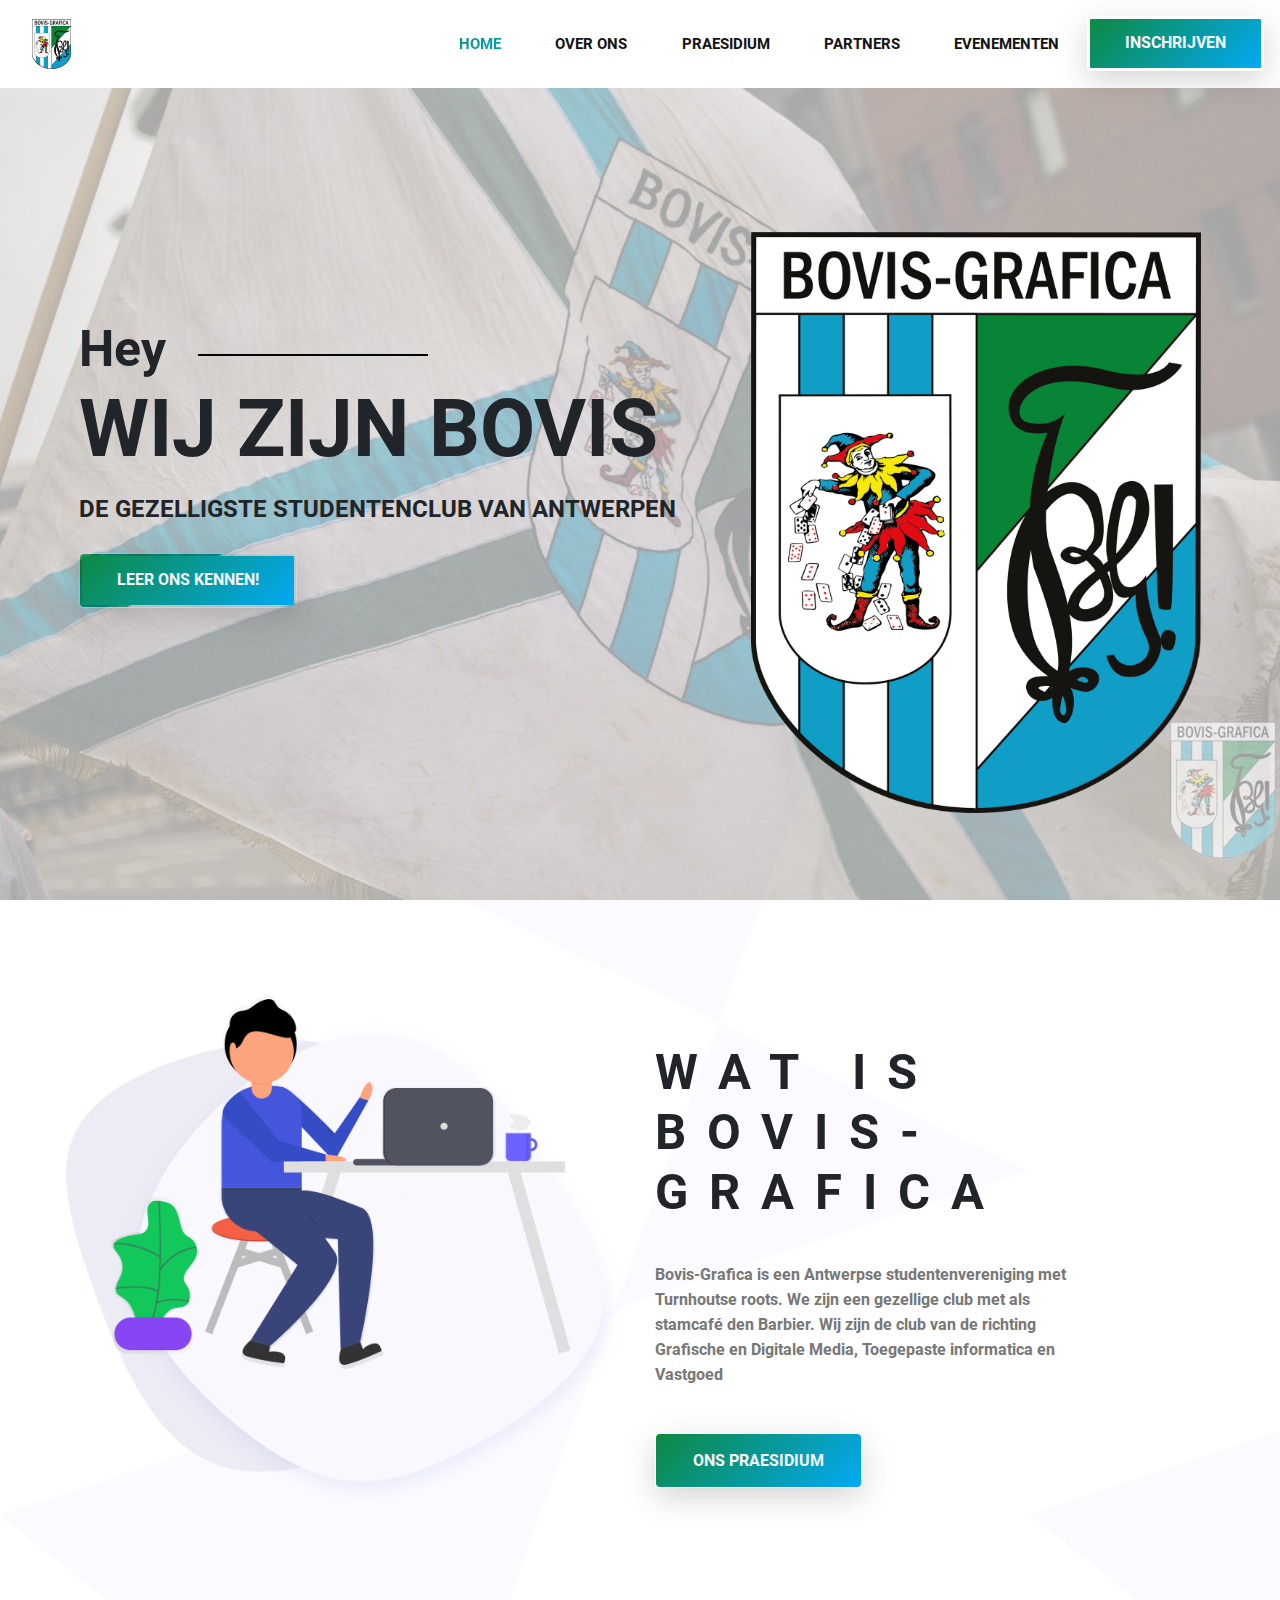
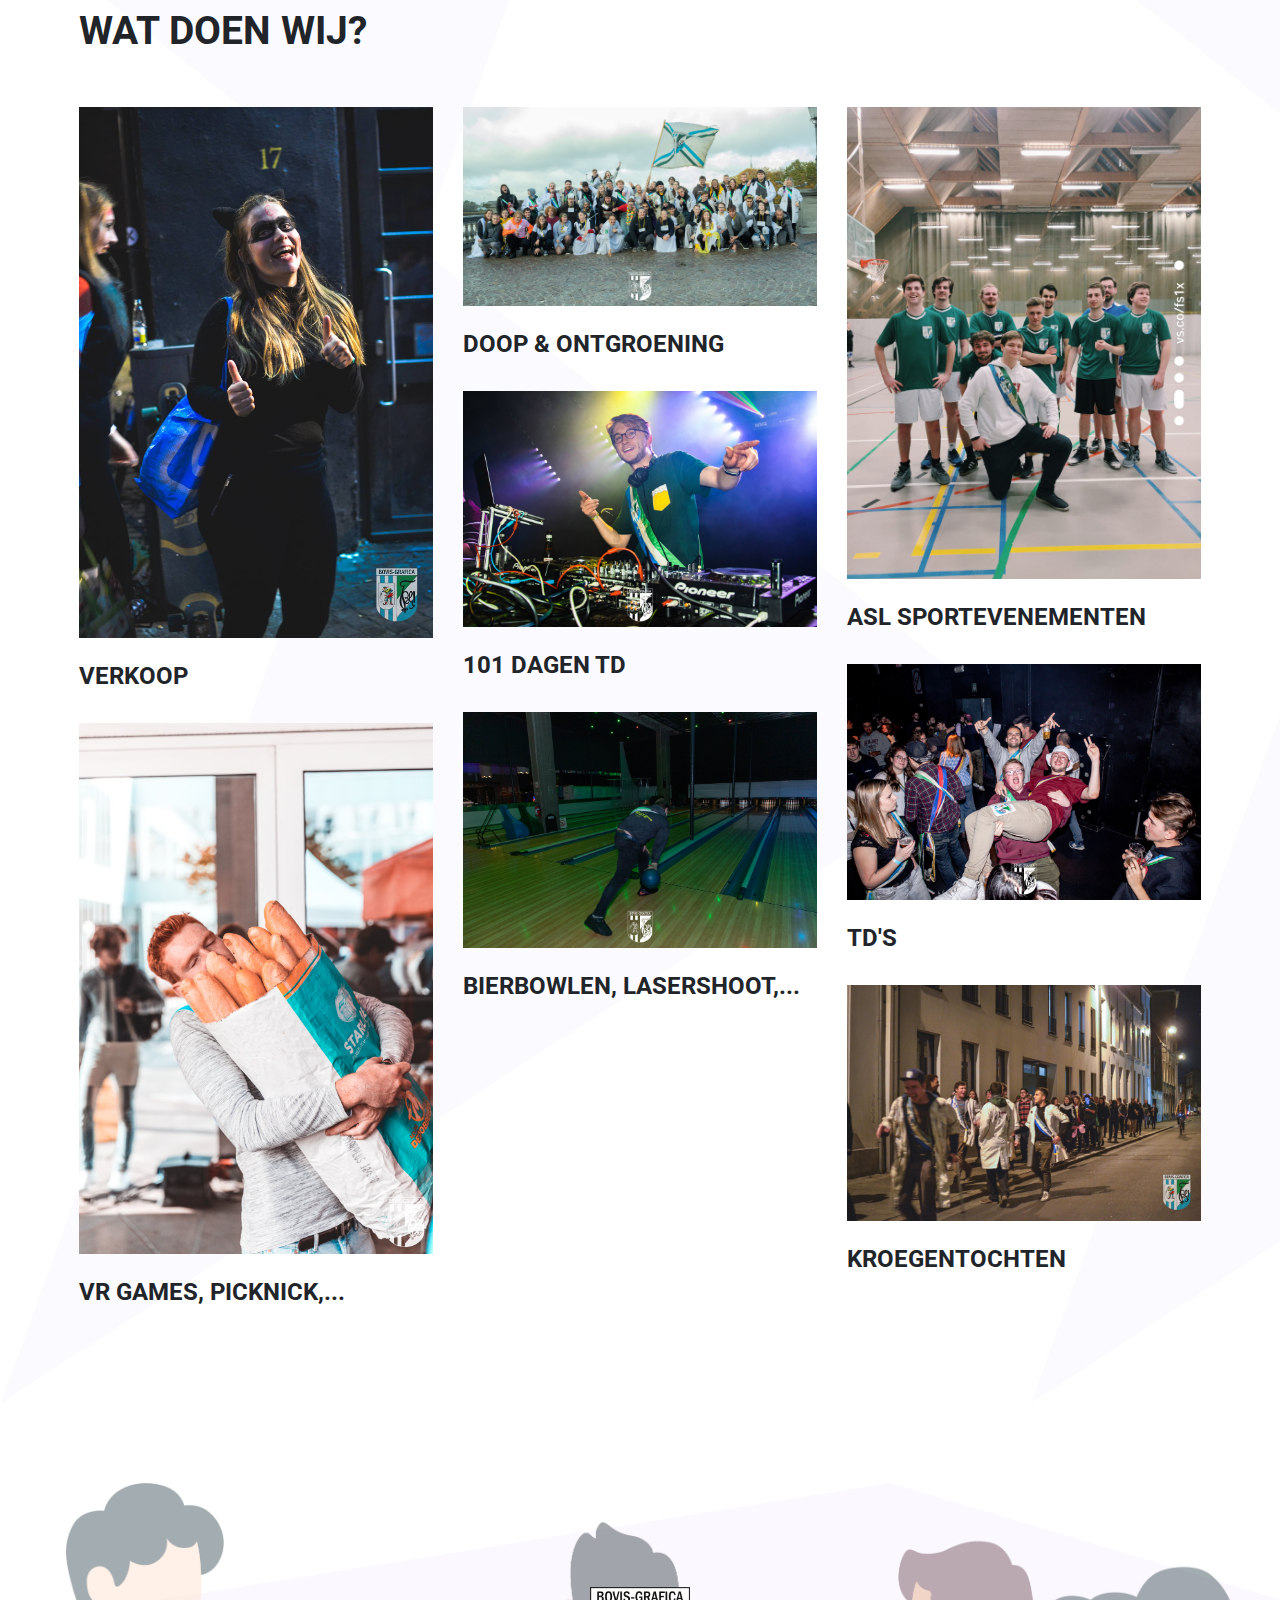
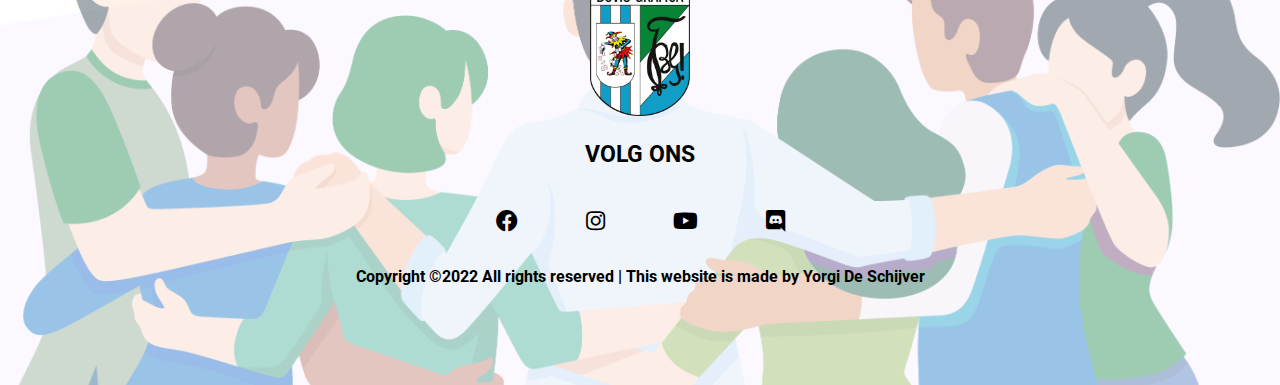
<file: Index.html>
<!DOCTYPE html>
<html lang="en">

<head>
    <meta charset="UTF-8">
    <meta name="viewport" content="width=device-width, initial-scale=1.0">
    <meta http-equiv="X-UA-Compatible" content="ie=edge">
    <title>Bovis-Grafica</title>


    <!--  Bootstrap css file  -->
    <link rel="stylesheet" href="./css/bootstrap.min.css">


    <!--  font awesome icons  -->
    <link rel="stylesheet" href="./css/all.min.css">
    <link rel="stylesheet" href="https://maxcdn.bootstrapcdn.com/font-awesome/4.5.0/css/font-awesome.min.css">


    <!--  Magnific Popup css file  -->
    <link rel="stylesheet" href="./vendor/Magnific-Popup/dist/magnific-popup.css">


    <!--  Owl-carousel css file  -->
    <link rel="stylesheet" href="./vendor/owl-carousel/css/owl.carousel.min.css">
    <link rel="stylesheet" href="./vendor/owl-carousel/css/owl.theme.default.min.css">


    <!--  custom css file  -->
    <link rel="stylesheet" href="./css/style.css">

    <!--  Responsive css file  -->
    <link rel="stylesheet" href="css/responsive.css">

</head>

<body>


    <!--  ======================= Start Header Area ============================== -->

    <header class="header_area">
        <div class="main-menu">
            <nav class="navbar navbar-expand-lg navbar-light">
                <a class="navbar-brand" href="#"><img src="./img/bovis_schild_kleur.png" alt="logo"
                        style="height: 50px;"></a>
                <button class="navbar-toggler" type="button" data-toggle="collapse" data-target="#navbarNav"
                    aria-controls="navbarNav" aria-expanded="false" aria-label="Toggle navigation">
                    <span class="navbar-toggler-icon"></span>
                </button>
                <div class="collapse navbar-collapse" id="navbarNav">
                    <div class="mr-auto"></div>
                    <ul class="navbar-nav">
                        <li class="nav-item active">
                            <a class="nav-link" href="./Index.html">Home <span class="sr-only">(current)</span></a>
                        </li>
                        <li class="nav-item">
                            <a class="nav-link" href="./Overons.html">Over ons</a>
                        </li>
                        <li class="nav-item">
                            <a class="nav-link" href="./Praesidium.html">Praesidium</a>
                        </li>
                        <li class="nav-item">
                            <a class="nav-link" href="./Partners.html">Partners</a>
                        </li>
                        <li class="nav-item">
                            <a class="nav-link" href="./Evenementen.html">Evenementen</a>
                        </li>
                        <li id="Button">
                            <a href="#">
                                <button type="button"
                                    class="btn button primary-button text-uppercase">Inschrijven</button>
                            </a>
                        </li>
                        <li id="inschrijven" class="nav-item">
                            <a class="nav-link" href="./Evenementen.html">Inschrijven</a>
                        </li>
                    </ul>
                </div>
            </nav>
        </div>
    </header>

    <!--  ======================= End Header Area ============================== -->

    <!--  ======================= Start Main Area ================================ -->
    <main class="site-main">


        <!--  ======================= Start Banner Area =======================  -->
        <section class="site-banner">
            <div class="container">
                <div class="row">
                    <div class="col-lg-7 col-md-12 site-title">
                        <h3 class="title-text">Hey</h3>
                        <h1 class="title-text text-uppercase">Wij zijn Bovis</h1>
                        <h4 class="title-text text-uppercase">De gezelligste studentenclub van Antwerpen</h4>
                        <div class="site-buttons">
                            <div class="flex-row flex-wrap">
                                <button type="button" class="btn button primary-button text-uppercase">Leer ons
                                    kennen!</button>
                            </div>
                        </div>
                    </div>
                    <div class="col-lg-5 col-md-12 banner-image">
                        <img src="./img/bovis_schild_kleur.png" alt="banner-img" class="img-fluid">
                    </div>
                </div>
            </div>
        </section>
        <!--  ======================= End Banner Area =======================  -->

        <!--  ========================= About Area ==========================  -->

        <section class="about-area">
            <div class="container-fluid">
                <div class="row">
                    <div class="col-lg-6 col-md-12">
                        <div class="about-image">
                            <img src="./img/about-us.png" alt="About us" class="img-fluid">
                        </div>
                    </div>
                    <div class="col-lg-6 col-md-12 about-title">
                        <h2 class="text-uppercase pt-5">
                            <span>Wat is</span>
                            <span>Bovis-Grafica</span>
                        </h2>
                        <div class="paragraph py-4 w-75">
                            <p class="para">
                                Bovis-Grafica is een Antwerpse studentenvereniging met Turnhoutse roots.
                                We zijn een gezellige club met als stamcafé den Barbier.
                                Wij zijn de club van de richting Grafische en Digitale Media,
                                Toegepaste informatica en Vastgoed
                            </p>
                        </div>
                        <a href="./Praesidium.html">
                            <button type="button" class="btn button primary-button text-uppercase">
                                Ons Praesidium
                            </button>
                        </a>

                    </div>
                </div>
            </div>
        </section>

        <!--  ========================= End About Area ==========================  -->
        <!--  ======================= Project Area =============================  -->

        <section class="project-area">
            <div class="container">
                <div class="project-title pb-5">
                    <h1 class="text-uppercase title-h1">Wat doen wij?</h1>
                </div>

                <div class="button-group" style="display: none;">
                    <button type="button" class="active" id="btn1" data-filter="*">All</button>
                </div>

                <div class="row grid">
                    <div class="col-lg-4 col-md-6 col-sm-12 element-item">
                        <div class="our-project">
                            <div class="img">
                                <a class="test-popup-link" href="./img/Activiteiten/Verkoop.jpg">
                                    <img src="./img/Activiteiten/Verkoop.jpg" alt="portfolio-1" class="img-fluid">
                                </a>
                            </div>
                            <div class="title py-4">
                                <h4 class="text-uppercase">Verkoop</h4>
                            </div>
                        </div>
                    </div>
                    <div class="col-lg-4 col-md-6 col-sm-12 element-item">
                        <div class="our-project">
                            <div class="img">
                                <a class="test-popup-link" href="./img/Activiteiten/Doop.jpg">
                                    <img src="./img/Activiteiten/Doop.jpg" alt="portfolio-2" class="img-fluid">
                                </a>
                            </div>
                            <div class="title py-4">
                                <h4 class="text-uppercase">Doop & ontgroening</h4>
                            </div>
                        </div>
                    </div>
                    <div class="col-lg-4 col-md-6 col-sm-12 element-item">
                        <div class="our-project">
                            <div class="img">
                                <a class="test-popup-link" href="./img/Activiteiten/ASL_Sportevenement.jpeg">
                                    <img src="./img/Activiteiten/ASL_Sportevenement.jpeg" alt="portfolio-3"
                                        class="img-fluid">
                                </a>
                            </div>
                            <div class="title py-4">
                                <h4 class="text-uppercase">ASL Sportevenementen</h4>
                            </div>
                        </div>
                    </div>
                    <div class="col-lg-4 col-md-6 col-sm-12 element-item">
                        <div class="our-project">
                            <div class="img">
                                <a class="test-popup-link" href="./img/Activiteiten/101 Dagen TD.jpg">
                                    <img src="./img/Activiteiten/101 Dagen TD.jpg" alt="portfolio-4" class="img-fluid">
                                </a>
                            </div>
                            <div class="title py-4">
                                <h4 class="text-uppercase">101 Dagen TD</h4>
                            </div>
                        </div>
                    </div>
                    <div class="col-lg-4 col-md-6 col-sm-12 element-item">
                        <div class="our-project">
                            <div class="img">
                                <a class="test-popup-link" href="./img/Activiteiten/TD's.jpg">
                                    <img src="../img/Activiteiten/TD's.jpg" alt="portfolio-5" class="img-fluid">
                                </a>
                            </div>
                            <div class="title py-4">
                                <h4 class="text-uppercase">TD's</h4>
                            </div>
                        </div>
                    </div>
                    <div class="col-lg-4 col-md-6 col-sm-12 element-item">
                        <div class="our-project">
                            <div class="img">
                                <a class="test-popup-link" href="./img/Activiteiten/Bierbowlen.jpg">
                                    <img src="./img/Activiteiten/Bierbowlen.jpg" alt="portfolio-6" class="img-fluid">
                                </a>
                            </div>
                            <div class="title py-4">
                                <h4 class="text-uppercase">Bierbowlen, lasershoot,...</h4>
                                <span class="text-secondary"></span>
                            </div>
                        </div>
                    </div>
                    <div class="col-lg-4 col-md-6 col-sm-12 element-item">
                        <div class="our-project">
                            <div class="img">
                                <a class="test-popup-link" href="./img/Activiteiten/Picknick.jpg">
                                    <img src="./img/Activiteiten/Picknick.jpg" alt="portfolio-7" class="img-fluid">
                                </a>
                            </div>
                            <div class="title py-4">
                                <h4 class="text-uppercase">VR Games, picknick,...</h4>
                            </div>
                        </div>
                    </div>
                    <div class="col-lg-4 col-md-6 col-sm-12 element-item">
                        <div class="our-project">
                            <div class="img">
                                <a class="test-popup-link" href="./img/Activiteiten/Kroegentocht.jpg">
                                    <img src="./img/Activiteiten/Kroegentocht.jpg" alt="portfolio-8" class="img-fluid">
                                </a>
                            </div>
                            <div class="title py-4">
                                <h4 class="text-uppercase">Kroegentochten</h4>
                            </div>
                        </div>
                    </div>
                </div>
            </div>
        </section>
        <!--  ======================= End Project Area =============================  -->

    </main>
    <!--  ======================= End Main Area ================================ -->

    <footer class="footer-area">
        <div class="container">
            <div class="">
                <div class="site-logo text-center py-4">
                    <a href="#"><img src="./img/bovis_schild_kleur.png" alt="logo" style="width: 100px;"></a>
                </div>
                <div class="social text-center">
                    <h5 class="text-uppercase beating-text">Volg ons</h5>
                    <a href="https://www.facebook.com/Bovisgraficaa/"><i class="fab fa-facebook"></i></a>
                    <a href="https://www.instagram.com/bovis.grafica/"><i class="fab fa-instagram"></i></a>
                    <a href="https://www.youtube.com/channel/UCmgaZgOfldwL-u7MlGYIgUg"><i
                            class="fab fa-youtube"></i></a>
                    <a href="https://discord.gg/bBeqf7j"><i class="fab fa-discord"></i></a>
                </div>
                <div class="copyrights text-center">
                    <p class="para">
                        Copyright ©2022 All rights reserved | This website is made by <span id="Yorgi">Yorgi De
                            Schijver</span>
                    </p>
                </div>
            </div>
        </div>
    </footer>


    <!--  Confetti easter egg  -->

    <script src="./js/confetti.js"></script>

    <script>
        const button = document.getElementById('Yorgi');
        let count = 0;
        button.addEventListener('click', function handleClick() {
            count++;
            console.info(count)

            if (count >= 3) {
                confetti.start()
            }
        });
    </script>

    <!--  Back to top button  -->
    <a id="button"></a>

    
    
    <!--  Jquery js file  -->
    <script src="./js/jquery.3.4.1.js"></script>

    <!--  Bootstrap js file  -->
    <script src="./js/bootstrap.min.js"></script>

    <!--  isotope js library  -->
    <script src="./vendor/isotope/isotope.min.js"></script>

    <!--  Magnific popup script file  -->
    <script src="./vendor/Magnific-Popup/dist/jquery.magnific-popup.min.js"></script>

    <!--  Owl-carousel js file  -->
    <script src="./vendor/owl-carousel/js/owl.carousel.min.js"></script>

    <!--  custom js file  -->
    <script src="./js/main.js"></script>


</body>

</html>
</file>
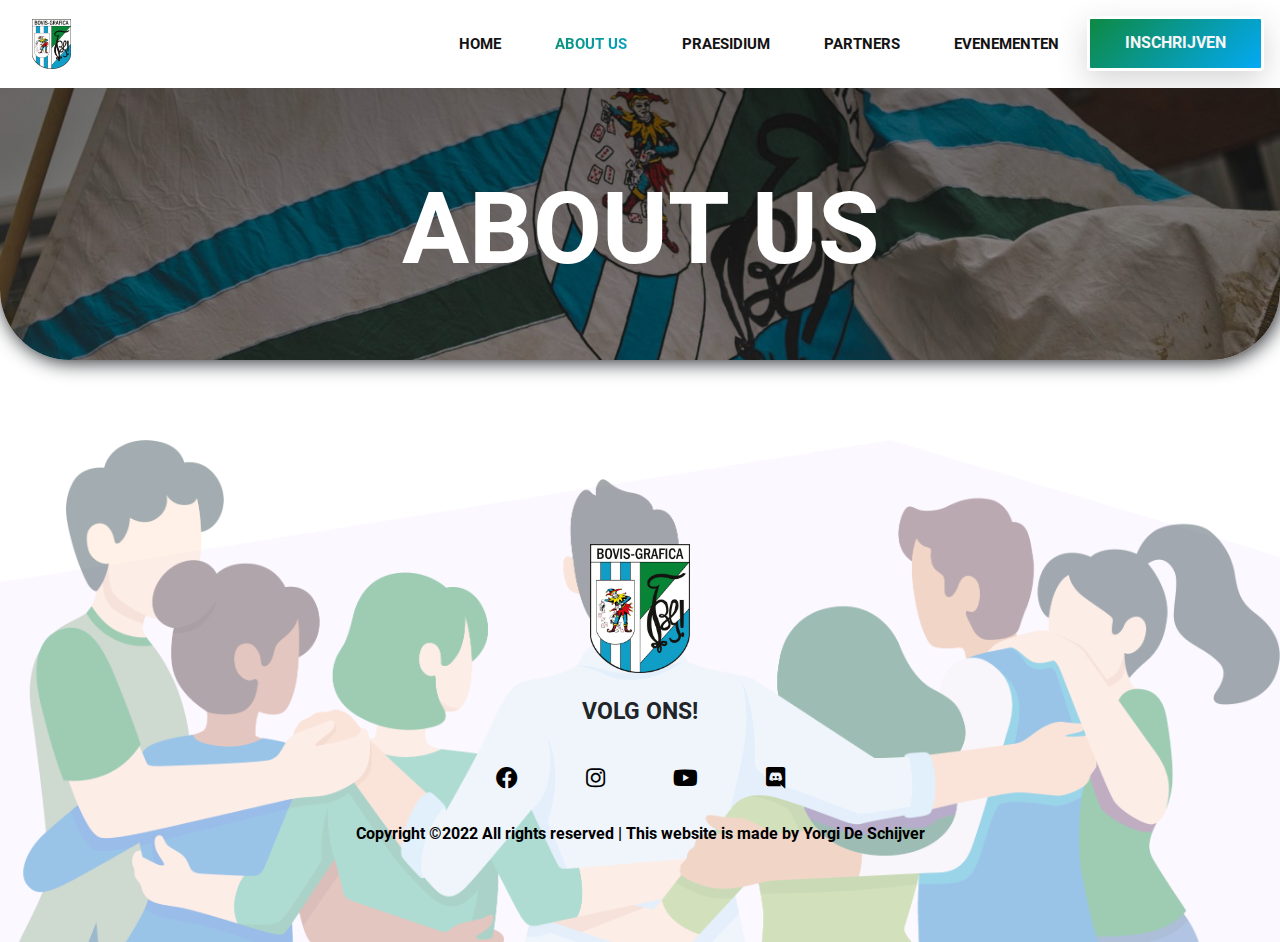
<file: Aboutus.html>
<!DOCTYPE html>
<html lang="en">

<head>
    <meta charset="UTF-8">
    <meta name="viewport" content="width=device-width, initial-scale=1.0">
    <meta http-equiv="X-UA-Compatible" content="ie=edge">
    <title>Bovis-Grafica</title>


    <!--  Bootstrap css file  -->
    <link rel="stylesheet" href="./css/bootstrap.min.css">

    <!--  font awesome icons  -->
    <link rel="stylesheet" href="./css/all.min.css">


    <!--  Magnific Popup css file  -->
    <link rel="stylesheet" href="./vendor/Magnific-Popup/dist/magnific-popup.css">


    <!--  Owl-carousel css file  -->
    <link rel="stylesheet" href="./vendor/owl-carousel/css/owl.carousel.min.css">
    <link rel="stylesheet" href="./vendor/owl-carousel/css/owl.theme.default.min.css">


    <!--  custom css file  -->
    <link rel="stylesheet" href="css/style.css">

    <!--  Responsive css file  -->
    <link rel="stylesheet" href="css/responsive.css">

</head>

<body>


    <!--  ======================= Start Header Area ============================== -->

    <header class="header_area background" style="background: linear-gradient(rgba(0,0,0,0.5) 0%, rgba(0,0,0,0.3) 100%), url(./img/banner/vlag.jpg) center / cover;border-bottom-left-radius: 70px;border-bottom-right-radius: 70px;box-shadow: 2px 2px 20px 0px;">
        <div class="main-menu">
            <nav class="navbar navbar-expand-md navbar-light">
                <a class="navbar-brand" href="#" ><img src="./img/bovis_schild_kleur.png" alt="logo" style="height: 50px;"></a>
                <button class="navbar-toggler" type="button" data-toggle="collapse" data-target="#navbarNav"
                    aria-controls="navbarNav" aria-expanded="false" aria-label="Toggle navigation">
                    <span class="navbar-toggler-icon"></span>
                </button>
                <div class="collapse navbar-collapse" id="navbarNav">
                    <div class="mr-auto"></div>
                    <ul class="navbar-nav">
                        <li class="nav-item ">
                            <a class="nav-link" href="./Index.html">Home</a>
                        </li>
                        <li class="nav-item active">
                            <a class="nav-link" href="./Aboutus.html">about us <span class="sr-only">(current)</span></a>
                        </li>
                        <li class="nav-item">
                            <a class="nav-link" href="./Praesidium.html">Praesidium</a>
                        </li>
                        <li class="nav-item">
                            <a class="nav-link" href="./Partners.html">Partners</a>
                        </li>
                        <li class="nav-item">
                            <a class="nav-link" href="./Evenementen.html">Evenementen</a>
                        </li>
                        <li class="nav-item">
                            <a href="#">
                                <button type="button" class="btn button primary-button text-uppercase">Inschrijven</button>
                            </a>
                        </li>
                    </ul>
                </div>
            </nav>
        </div>
        <div class="d-flex d-sm-flex d-md-flex d-lg-flex d-xl-flex d-xxl-flex justify-content-center align-items-center justify-content-sm-center align-items-sm-center justify-content-md-center align-items-md-center justify-content-lg-center align-items-lg-center justify-content-xl-center align-items-xl-center justify-content-xxl-center align-items-xxl-center"
            style="height: 100%;">
            <h1 class="d-xl-flex justify-content-xl-center align-items-xl-center Header_title" style="color: rgb(255,255,255);font-weight: bold;">ABOUT US</h1>
        </div>
    </header>

    <!--  ======================= End Header Area ============================== -->

    

    </main>
    <!--  ======================= End Main Area ================================ -->

    <footer class="footer-area">
        <div class="container">
            <div class="">
                <div class="site-logo text-center py-4">
                    <a href="#"><img src="./img/bovis_schild_kleur.png" alt="logo" style="width: 100px;"></a>
                </div>
                <div class="social text-center">
                    <h5 class="text-uppercase">Volg ons!</h5>
                    <a href="#"><i class="fab fa-facebook"></i></a>
                    <a href="#"><i class="fab fa-instagram"></i></a>
                    <a href="#"><i class="fab fa-youtube"></i></a>
                    <a href="#"><i class="fab fa-discord"></i></a>
                </div>
                <div class="copyrights text-center">
                    <p class="para">
                        Copyright ©2022 All rights reserved | This website is made by Yorgi De Schijver
                    </p>
                </div>
            </div>
        </div>
    </footer>


    <!--  Jquery js file  -->
    <script src="./js/jquery.3.4.1.js"></script>

    <!--  Bootstrap js file  -->
    <script src="./js/bootstrap.min.js"></script>

    <!--  isotope js library  -->
    <script src="./vendor/isotope/isotope.min.js"></script>

    <!--  Magnific popup script file  -->
    <script src="./vendor/Magnific-Popup/dist/jquery.magnific-popup.min.js"></script>

    <!--  Owl-carousel js file  -->
    <script src="./vendor/owl-carousel/js/owl.carousel.min.js"></script>

    <!--  custom js file  -->
    <script src="./js/main.js"></script>


</body>

</html>
</file>
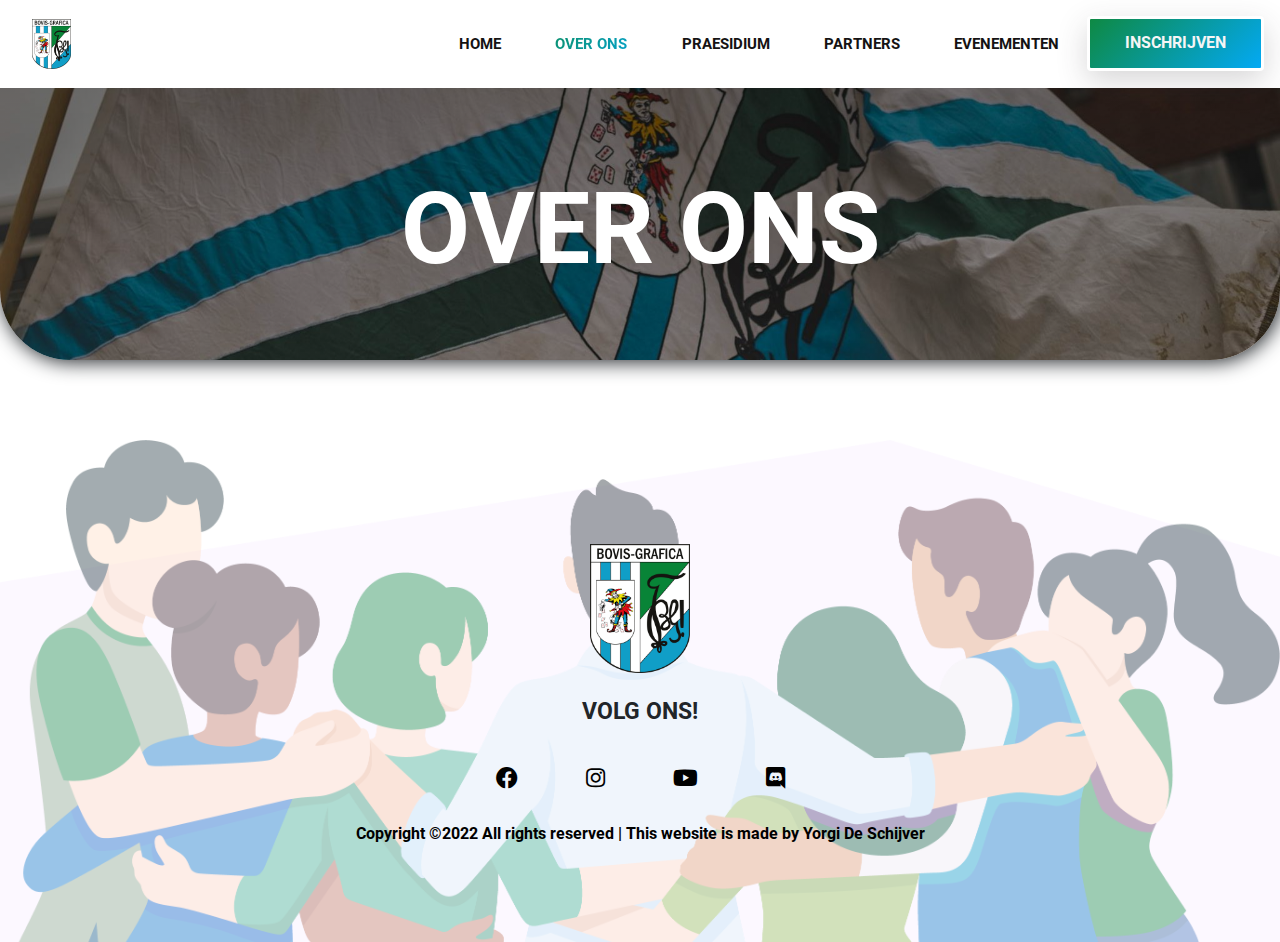
<file: Overons.html>
<!DOCTYPE html>
<html lang="en">

<head>
    <meta charset="UTF-8">
    <meta name="viewport" content="width=device-width, initial-scale=1.0">
    <meta http-equiv="X-UA-Compatible" content="ie=edge">
    <title>Bovis-Grafica</title>


    <!--  Bootstrap css file  -->
    <link rel="stylesheet" href="./css/bootstrap.min.css">

    <!--  font awesome icons  -->
    <link rel="stylesheet" href="./css/all.min.css">


    <!--  Magnific Popup css file  -->
    <link rel="stylesheet" href="./vendor/Magnific-Popup/dist/magnific-popup.css">


    <!--  Owl-carousel css file  -->
    <link rel="stylesheet" href="./vendor/owl-carousel/css/owl.carousel.min.css">
    <link rel="stylesheet" href="./vendor/owl-carousel/css/owl.theme.default.min.css">


    <!--  custom css file  -->
    <link rel="stylesheet" href="css/style.css">

    <!--  Responsive css file  -->
    <link rel="stylesheet" href="css/responsive.css">

</head>

<body>


    <!--  ======================= Start Header Area ============================== -->

    <header class="header_area background" style="background: linear-gradient(rgba(0,0,0,0.5) 0%, rgba(0,0,0,0.3) 100%), url(./img/banner/vlag.jpg) center / cover;border-bottom-left-radius: 70px;border-bottom-right-radius: 70px;box-shadow: 2px 2px 20px 0px;">
        <div class="main-menu">
            <nav class="navbar navbar-expand-md navbar-light">
                <a class="navbar-brand" href="#" ><img src="./img/bovis_schild_kleur.png" alt="logo" style="height: 50px;"></a>
                <button class="navbar-toggler" type="button" data-toggle="collapse" data-target="#navbarNav"
                    aria-controls="navbarNav" aria-expanded="false" aria-label="Toggle navigation">
                    <span class="navbar-toggler-icon"></span>
                </button>
                <div class="collapse navbar-collapse" id="navbarNav">
                    <div class="mr-auto"></div>
                    <ul class="navbar-nav">
                        <li class="nav-item ">
                            <a class="nav-link" href="./Index.html">Home</a>
                        </li>
                        <li class="nav-item active">
                            <a class="nav-link" href="./Overons.html">Over ons<span class="sr-only">(current)</span></a>
                        </li>
                        <li class="nav-item">
                            <a class="nav-link" href="./Praesidium.html">Praesidium</a>
                        </li>
                        <li class="nav-item">
                            <a class="nav-link" href="./Partners.html">Partners</a>
                        </li>
                        <li class="nav-item">
                            <a class="nav-link" href="./Evenementen.html">Evenementen</a>
                        </li>
                        <li class="nav-item">
                            <a href="#">
                                <button type="button" class="btn button primary-button text-uppercase">Inschrijven</button>
                            </a>
                        </li>
                    </ul>
                </div>
            </nav>
        </div>
        <div class="d-flex d-sm-flex d-md-flex d-lg-flex d-xl-flex d-xxl-flex justify-content-center align-items-center justify-content-sm-center align-items-sm-center justify-content-md-center align-items-md-center justify-content-lg-center align-items-lg-center justify-content-xl-center align-items-xl-center justify-content-xxl-center align-items-xxl-center"
            style="height: 100%;">
            <h1 class="d-xl-flex justify-content-xl-center align-items-xl-center Header_title" style="color: rgb(255,255,255);font-weight: bold;">OVER ONS</h1>
        </div>
    </header>

    <!--  ======================= End Header Area ============================== -->

    <!--  ======================= Main Area ============================== -->

    <main>
        
    </main>
    <!--  ======================= End Main Area ================================ -->

    <footer class="footer-area">
        <div class="container">
            <div class="">
                <div class="site-logo text-center py-4">
                    <a href="#"><img src="./img/bovis_schild_kleur.png" alt="logo" style="width: 100px;"></a>
                </div>
                <div class="social text-center">
                    <h5 class="text-uppercase">Volg ons!</h5>
                    <a href="#"><i class="fab fa-facebook"></i></a>
                    <a href="#"><i class="fab fa-instagram"></i></a>
                    <a href="#"><i class="fab fa-youtube"></i></a>
                    <a href="#"><i class="fab fa-discord"></i></a>
                </div>
                <div class="copyrights text-center">
                    <p class="para">
                        Copyright ©2022 All rights reserved | This website is made by Yorgi De Schijver
                    </p>
                </div>
            </div>
        </div>
    </footer>


    <!--  Jquery js file  -->
    <script src="./js/jquery.3.4.1.js"></script>

    <!--  Bootstrap js file  -->
    <script src="./js/bootstrap.min.js"></script>

    <!--  isotope js library  -->
    <script src="./vendor/isotope/isotope.min.js"></script>

    <!--  Magnific popup script file  -->
    <script src="./vendor/Magnific-Popup/dist/jquery.magnific-popup.min.js"></script>

    <!--  Owl-carousel js file  -->
    <script src="./vendor/owl-carousel/js/owl.carousel.min.js"></script>

    <!--  custom js file  -->
    <script src="./js/main.js"></script>


</body>

</html>
</file>
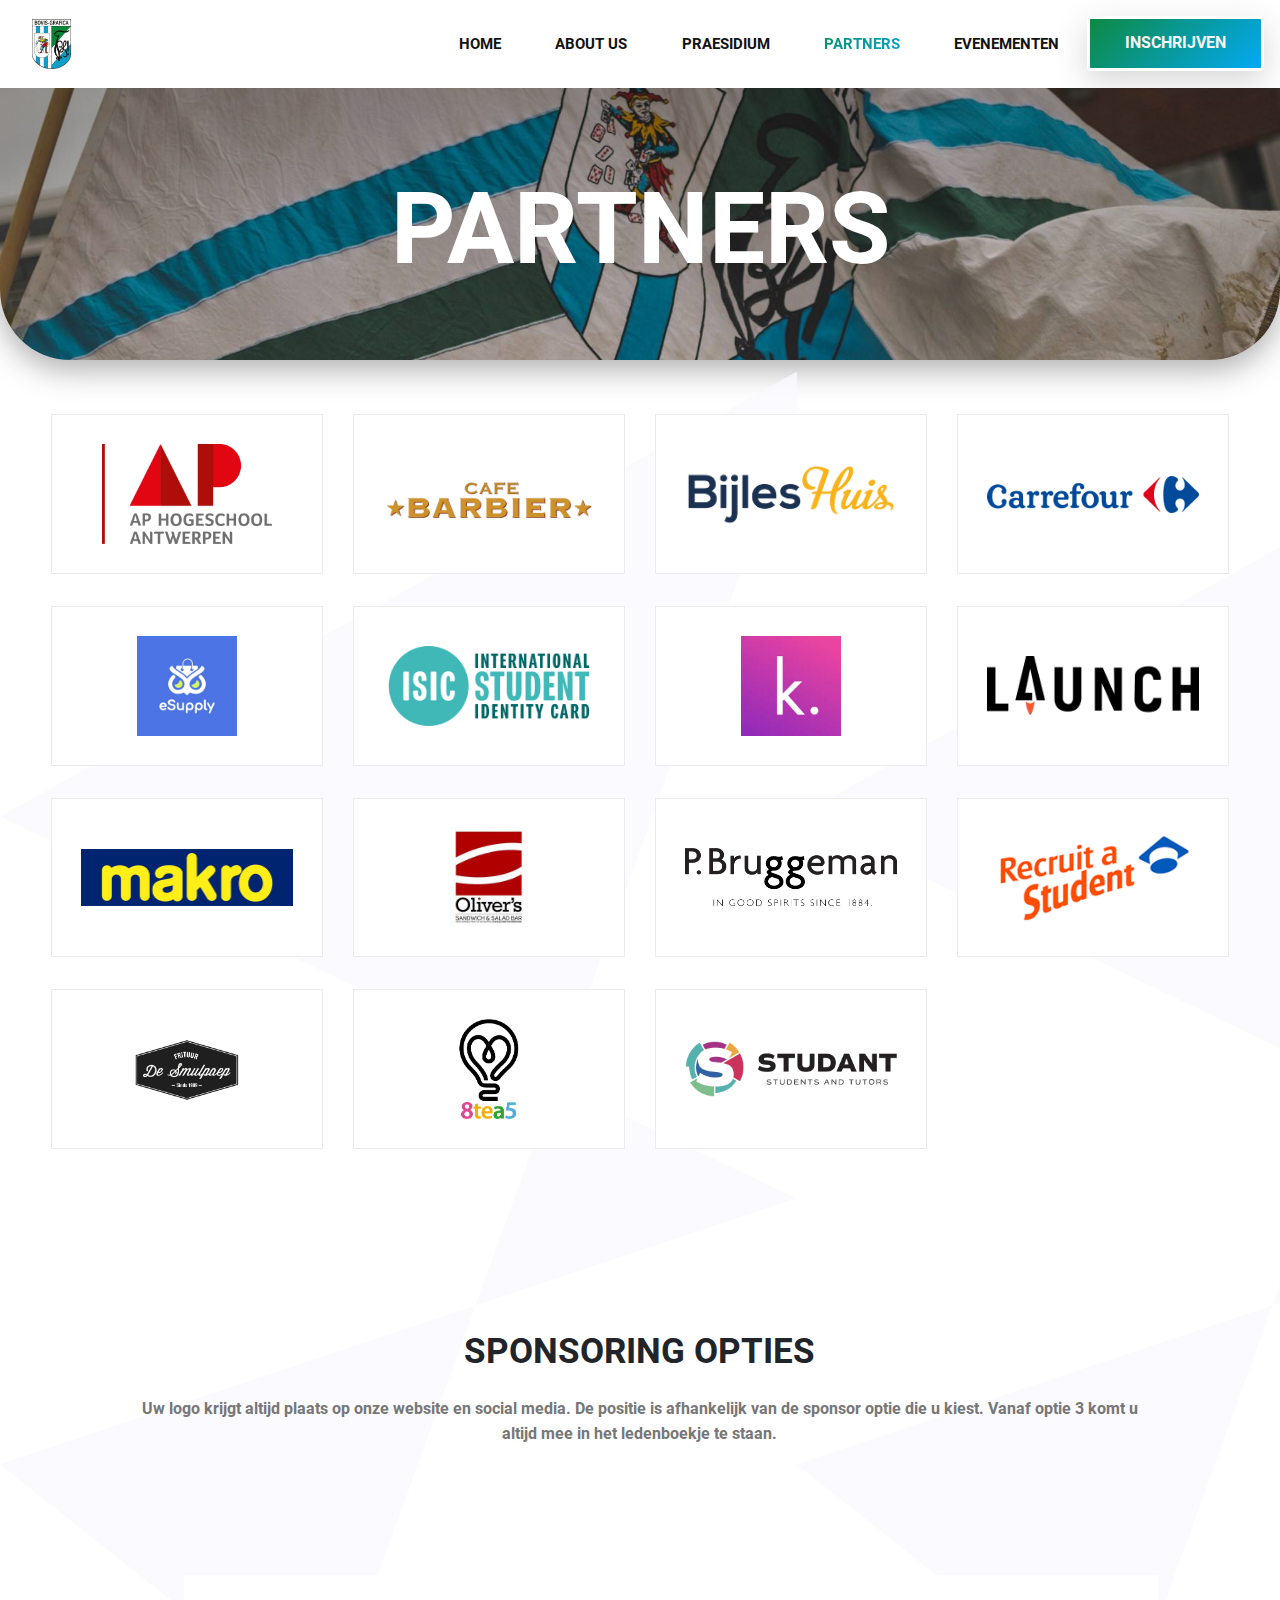
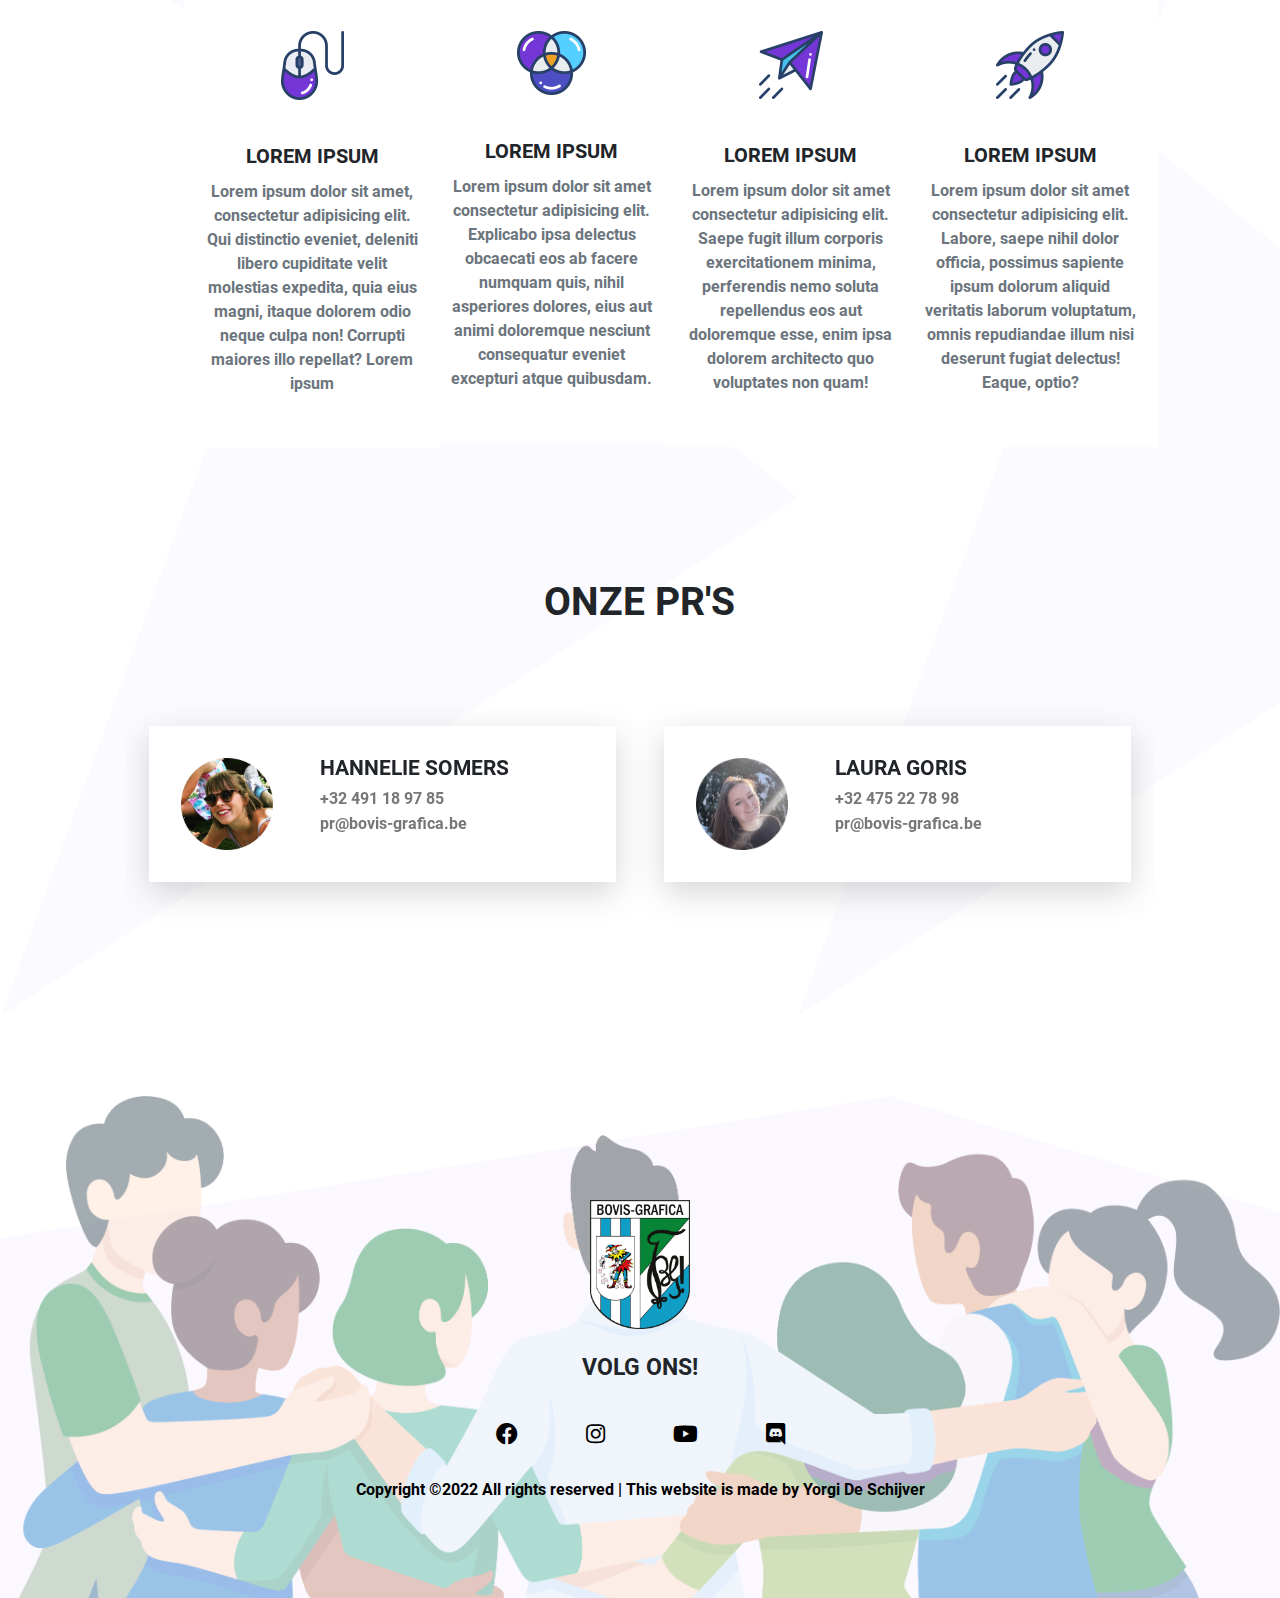
<file: Partners.html>
<!DOCTYPE html>
<html lang="en">

<head>
    <meta charset="UTF-8">
    <meta name="viewport" content="width=device-width, initial-scale=1.0">
    <meta http-equiv="X-UA-Compatible" content="ie=edge">
    <title>Bovis-Grafica</title>


    <!--  Bootstrap css file  -->
    <link rel="stylesheet" href="./css/bootstrap.min.css">

    <!--  font awesome icons  -->
    <link rel="stylesheet" href="./css/all.min.css">


    <!--  Magnific Popup css file  -->
    <link rel="stylesheet" href="./vendor/Magnific-Popup/dist/magnific-popup.css">


    <!--  Owl-carousel css file  -->
    <link rel="stylesheet" href="./vendor/owl-carousel/css/owl.carousel.min.css">
    <link rel="stylesheet" href="./vendor/owl-carousel/css/owl.theme.default.min.css">


    <!--  custom css file  -->
    <link rel="stylesheet" href="css/style.css">

    <!--  Responsive css file  -->
    <link rel="stylesheet" href="css/responsive.css">

</head>

<body>


    <!--  ======================= Start Header Area ============================== -->

    <header class="header_area background" style="background: linear-gradient(rgba(0, 0, 0, 0.3)5%, rgba(255, 255, 255, 0) 100%), url(./img/banner/vlag.jpg) center / cover;border-bottom-left-radius: 70px;border-bottom-right-radius: 70px;box-shadow: 0px 10px 30px rgba(57, 56, 61, 0.4)">
        <div class="main-menu">
            <nav class="navbar navbar-expand-lg navbar-light">
                <a class="navbar-brand" href="#" ><img src="./img/bovis_schild_kleur.png" alt="logo" style="height: 50px;"></a>
                <button class="navbar-toggler" type="button" data-toggle="collapse" data-target="#navbarNav"
                    aria-controls="navbarNav" aria-expanded="false" aria-label="Toggle navigation">
                    <span class="navbar-toggler-icon"></span>
                </button>
                <div class="collapse navbar-collapse" id="navbarNav">
                    <div class="mr-auto"></div>
                    <ul class="navbar-nav">
                        <li class="nav-item ">
                            <a class="nav-link" href="./Index.html">Home</a>
                        </li>
                        <li class="nav-item">
                            <a class="nav-link" href="./Overons.html">about us</a>
                        </li>
                        <li class="nav-item">
                            <a class="nav-link" href="./Praesidium.html">Praesidium</a>
                        </li>
                        <li class="nav-item active">
                            <a class="nav-link" href="./Partners.html">Partners <span class="sr-only">(current)</span></a>
                        </li>
                        <li class="nav-item">
                            <a class="nav-link" href="./Evenementen.html">Evenementen</a>
                        </li>
                        <li class="nav-item">
                            <a href="#">
                                <button type="button" class="btn button primary-button text-uppercase">Inschrijven</button>
                            </a>
                        </li>
                    </ul>
                </div>
            </nav>
        </div>
        <div class="d-flex d-sm-flex d-md-flex d-lg-flex d-xl-flex d-xxl-flex justify-content-center align-items-center justify-content-sm-center align-items-sm-center justify-content-md-center align-items-md-center justify-content-lg-center align-items-lg-center justify-content-xl-center align-items-xl-center justify-content-xxl-center align-items-xxl-center"
            style="height: 100%;">
            <h1 class="d-xl-flex justify-content-xl-center align-items-xl-center Header_title" style="color: rgb(255,255,255);font-weight: bold;">PARTNERS</h1>
        </div>
    </header>

    <!--  ======================= End Header Area ============================== -->

    <!--  ======================= Start Main Area ================================ -->
    <main class="site-main">

        <!--  ======================== Brand Area ==============================  -->

        <section class="brand-area">
            <div class="container-fluid">
                <div class="row">
                    <div class="">
                        <div class="first-row row">
                            <div class="col-lg-3 col-md-6 col-sm-6">
                                <div class="single-brand">
                                    <a href="https://www.ap.be/">
                                        <img src="./img/brands/ap.png" alt="Brand-1">
                                    </a>
                                </div>
                            </div>
                            <div class="col-lg-3 col-md-6 col-sm-6">
                                <div class="single-brand">
                                    <a href="https://www.facebook.com/cafebarbier">
                                        <img src="./img/brands/barbier.png" alt="Brand-2">
                                    </a>
                                </div>
                            </div>
                            <div class="col-lg-3 col-md-6 col-sm-6">
                                <div class="single-brand">
                                    <a href="https://bijleshuis.be/">
                                        <img src="./img/brands/bijleshuis.png" alt="Brand-3">
                                    </a>
                                </div>
                            </div>
                            <div class="col-lg-3 col-md-6 col-sm-6">
                                <div class="single-brand">
                                    <a href="https://www.carrefour.be/">
                                        <img src="./img/brands/Carrefour.png" alt="Brand-4">
                                    </a>
                                </div>
                            </div>
                            <div class="col-lg-3 col-md-6 col-sm-6">
                                <div class="single-brand">
                                    <a href="https://www.esupply.be/">
                                        <img src="./img/brands/esupply1.png" alt="Brand-5">
                                    </a>
                                </div>
                            </div>
                            <div class="col-lg-3 col-md-6 col-sm-6">
                                <div class="single-brand">
                                    <a href="https://www.isic.be/">
                                        <img src="./img/brands/isic-logo-color.png" alt="Brand-6">                                        
                                    </a>
                                </div>
                            </div>
                            <div class="col-lg-3 col-md-6 col-sm-6">
                                <div class="single-brand">
                                    <a href="https://www.knaek.be/">
                                       <img src="./img/brands/knaek.webp" alt="Brand-7"> 
                                    </a>
                                </div>
                            </div>
                            <div class="col-lg-3 col-md-6 col-sm-6">
                                <div class="single-brand">
                                    <a href="https://launch.career/">
                                        <img src="./img/brands/Launch.png" alt="Brand-8">
                                    </a>
                                </div>
                            </div>
                            <div class="col-lg-3 col-md-6 col-sm-6">
                                <div class="single-brand">
                                    <a href="https://info.leuksteuntje.be/verenigingen/bovis-grafica-antwerpen">
                                        <img src="./img/brands/Makro_Europe_logo.png" alt="Brand-9"> 
                                    </a>
                                </div>
                            </div>
                            <div class="col-lg-3 col-md-6 col-sm-6">
                                <div class="single-brand">
                                    <a href="https://www.facebook.com/OliversAntwerpen/">
                                        <img src="./img/brands/olivers.png" alt="Brand-10">
                                    </a>
                                </div>
                            </div>
                            <div class="col-lg-3 col-md-6 col-sm-6">
                                <div class="single-brand">
                                    <a href="https://bruggeman.be/nl-be">
                                        <img src="./img/brands/P.Bruggeman.png" alt="Brand-11">                                        
                                    </a>
                                </div>
                            </div>
                            <div class="col-lg-3 col-md-6 col-sm-6">
                                <div class="single-brand">
                                    <a href="https://recruitastudent.be/">
                                        <img src="./img/brands/recruitastudent.png" alt="Brand-12">
                                    </a>
                                </div>
                            </div>
                            <div class="col-lg-3 col-md-6 col-sm-6">
                                <div class="single-brand">
                                    <a href="https://www.frituurdesmulpaep.be/">
                                        <img src="./img/brands/sp11_smulpaep.png" alt="Brand-13">                                        
                                    </a>
                                </div>
                            </div>
                            <div class="col-lg-3 col-md-6 col-sm-6">
                                <div class="single-brand">
                                    <a href="https://8tea5.com/">
                                        <img src="./img/brands/sp13_8tea5.png" alt="Brand-14">
                                    </a>
                                </div>
                            </div>
                            <div class="col-lg-3 col-md-6 col-sm-6">
                                <div class="single-brand">
                                    <a href="https://www.studant.be/">
                                        <img src="./img/brands/Studant.png" alt="Brand-15">                                        
                                    </a>
                                </div>
                            </div>
                        </div>
                    </div>
                </div>
            </div>
        </section>

        <!--  ======================== End Brand Area ==============================  -->

        <!--  ====================== Start Services Area =============================  -->

        <section class="services-area">
            <div class="container">
                <div class="row">
                    <div class="col-lg-12 text-center services-title">
                        <h1 class="text-uppercase title-text">Sponsoring opties</h1>
                        <p class="para">
                            Uw logo krijgt altijd plaats op onze website en social media. De positie is afhankelijk van de sponsor optie die u kiest. Vanaf optie 3 komt u altijd mee in het ledenboekje te staan.
                        </p>
                    </div>
                </div>
                <div class="container services-list">
                    <div class="row">
                        <div class="col-lg-3 col-md-6 col-sm-12">
                            <div class="services">
                                <div class="sevices-img text-center py-4">
                                    <img src="./img/services/s1.png" alt="Services-1">
                                </div>
                                <div class="card-body text-center">
                                    <h5 class="card-title text-uppercase font-roboto">lorem ipsum</h5>
                                    <p class="card-text text-secondary">
                                        Lorem ipsum dolor sit amet, consectetur adipisicing elit. Qui distinctio eveniet, deleniti libero cupiditate velit molestias expedita, quia eius magni, itaque dolorem odio neque culpa non! Corrupti maiores illo repellat?
                                        Lorem ipsum
                                    </p>
                                </div>
                            </div>
                        </div>
                        <div class="col-lg-3 col-md-6 col-sm-12">
                            <div class="services">
                                <div class="sevices-img text-center py-4">
                                    <img src="./img/services/s2.png" alt="Services-2">
                                </div>
                                <div class="card-body text-center">
                                    <h5 class="card-title text-uppercase font-roboto">lorem ipsum</h5>
                                    <p class="card-text text-secondary">
                                        Lorem ipsum dolor sit amet consectetur adipisicing elit. Explicabo ipsa delectus obcaecati eos ab facere numquam quis, nihil asperiores dolores, eius aut animi doloremque nesciunt consequatur eveniet excepturi atque quibusdam.
                                    </p>
                                </div>
                            </div>
                        </div>
                        <div class="col-lg-3 col-md-6 col-sm-12">
                            <div class="services">
                                <div class="sevices-img text-center py-4">
                                    <img src="./img/services/s3.png" alt="Services-3">
                                </div>
                                <div class="card-body text-center">
                                    <h5 class="card-title text-uppercase font-roboto">lorem ipsum</h5>
                                    <p class="card-text text-secondary">
                                        Lorem ipsum dolor sit amet consectetur adipisicing elit. Saepe fugit illum corporis exercitationem minima, perferendis nemo soluta repellendus eos aut doloremque esse, enim ipsa dolorem architecto quo voluptates non quam!
                                    </p>
                                </div>
                            </div>
                        </div>
                        <div class="col-lg-3 col-md-6 col-sm-12">
                            <div class="services">
                                <div class="sevices-img text-center py-4">
                                    <img src="./img/services/s4.png" alt="Services-4">
                                </div>
                                <div class="card-body text-center">
                                    <h5 class="card-title text-uppercase font-roboto">lorem ipsum</h5>
                                    <p class="card-text text-secondary">
                                        Lorem ipsum dolor sit amet consectetur adipisicing elit. Labore, saepe nihil dolor officia, possimus sapiente ipsum dolorum aliquid veritatis laborum voluptatum, omnis repudiandae illum nisi deserunt fugiat delectus! Eaque, optio?
                                    </p>
                                </div>
                            </div>
                        </div>
                    </div>
                </div>
            </div>
        </section>

        <!--  ====================== End Services Area =============================  -->

        <!--  ======================== About Me Area ==============================  -->

        <section class="about-area">
            <div class="container">
                <div class="row text-center">
                    <div class="col-12">
                        <div class="about-title">
                            <h1 class="text-uppercase title-h1">Onze PR'S</h1>
                        </div>
                    </div>
                </div>
            </div>

            <div class="container carousel py-lg-5">
                <div class="owl-carousel owl-theme">
                    <div class="client row">
                        <div class="col-lg-4 col-md-12 client-img">
                            <img src="./img/Preasidium/Hannelie.png" alt="img1" class="img-fluid">
                        </div>
                        <div class="col-lg-8 col-md-12 about-client">
                            <h4 class="text-uppercase">Hannelie Somers</h4>
                            <p class="para">+32 491 18 97 85 <br> pr@bovis-grafica.be</p>
                        </div>
                    </div>
                    <div class="client row">
                        <div class="col-lg-4 col-md-12 client-img">
                            <img src="./img/Preasidium/Laura.png" alt="img2" class="img-fluid">
                        </div>
                        <div class="col-lg-8 col-md-12 about-client">
                            <h4 class="text-uppercase">Laura Goris</h4>
                            <p class="para">+32 475 22 78 98 <br>pr@bovis-grafica.be</p>
                        </div>
                    </div>
                </div>
            </div>

        </section>

        <!--  ======================== End About Me Area ==============================  -->

    </main>
    <!--  ======================= End Main Area ================================ -->

    <footer class="footer-area">
        <div class="container">
            <div class="">
                <div class="site-logo text-center py-4">
                    <a href="#"><img src="./img/bovis_schild_kleur.png" alt="logo" style="width: 100px;"></a>
                </div>
                <div class="social text-center">
                    <h5 class="text-uppercase">Volg ons!</h5>
                    <a href="#"><i class="fab fa-facebook"></i></a>
                    <a href="#"><i class="fab fa-instagram"></i></a>
                    <a href="#"><i class="fab fa-youtube"></i></a>
                    <a href="#"><i class="fab fa-discord"></i></a>
                </div>
                <div class="copyrights text-center">
                    <p class="para">
                        Copyright ©2022 All rights reserved | This website is made by Yorgi De Schijver
                    </p>
                </div>
            </div>
        </div>
    </footer>


    <!--  Jquery js file  -->
    <script src="./js/jquery.3.4.1.js"></script>

    <!--  Bootstrap js file  -->
    <script src="./js/bootstrap.min.js"></script>

    <!--  isotope js library  -->
    <script src="./vendor/isotope/isotope.min.js"></script>

    <!--  Magnific popup script file  -->
    <script src="./vendor/Magnific-Popup/dist/jquery.magnific-popup.min.js"></script>

    <!--  Owl-carousel js file  -->
    <script src="./vendor/owl-carousel/js/owl.carousel.min.js"></script>

    <!--  custom js file  -->
    <script src="./js/main.js"></script>


</body>

</html>
</file>
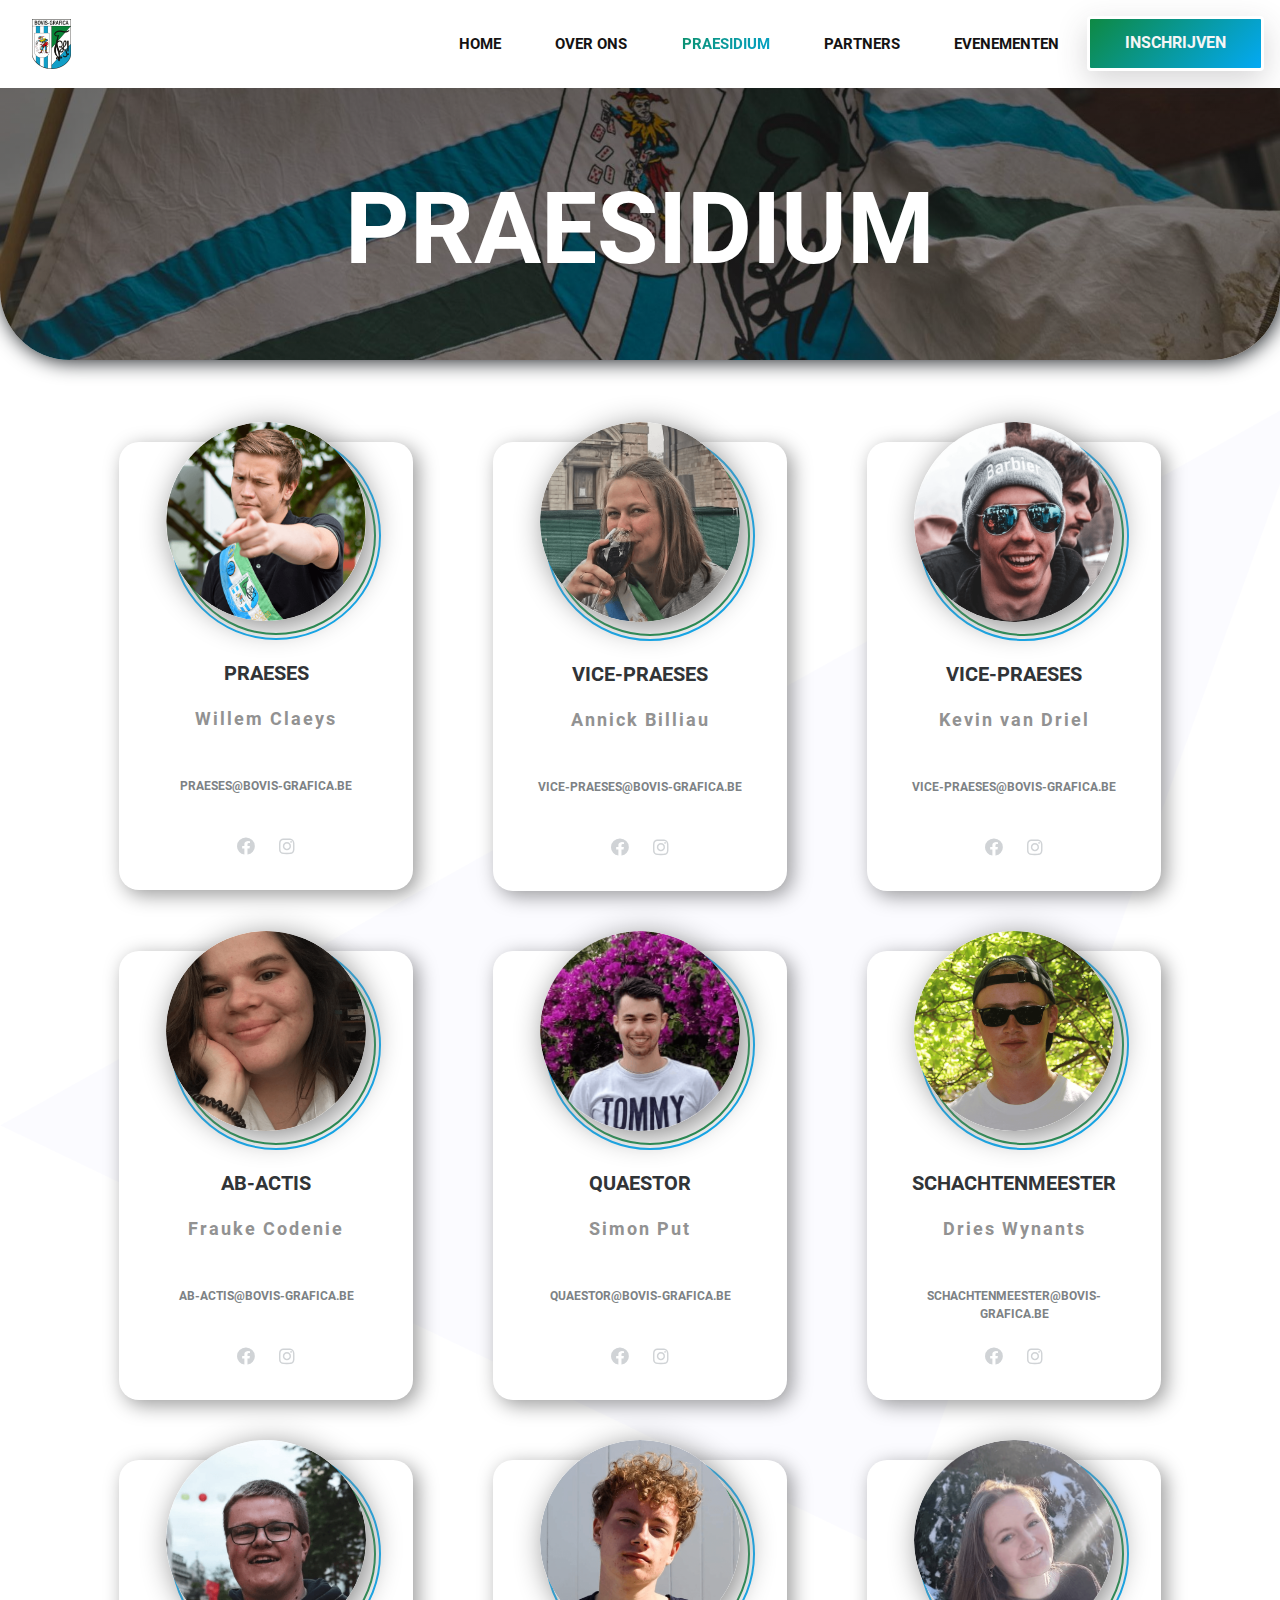
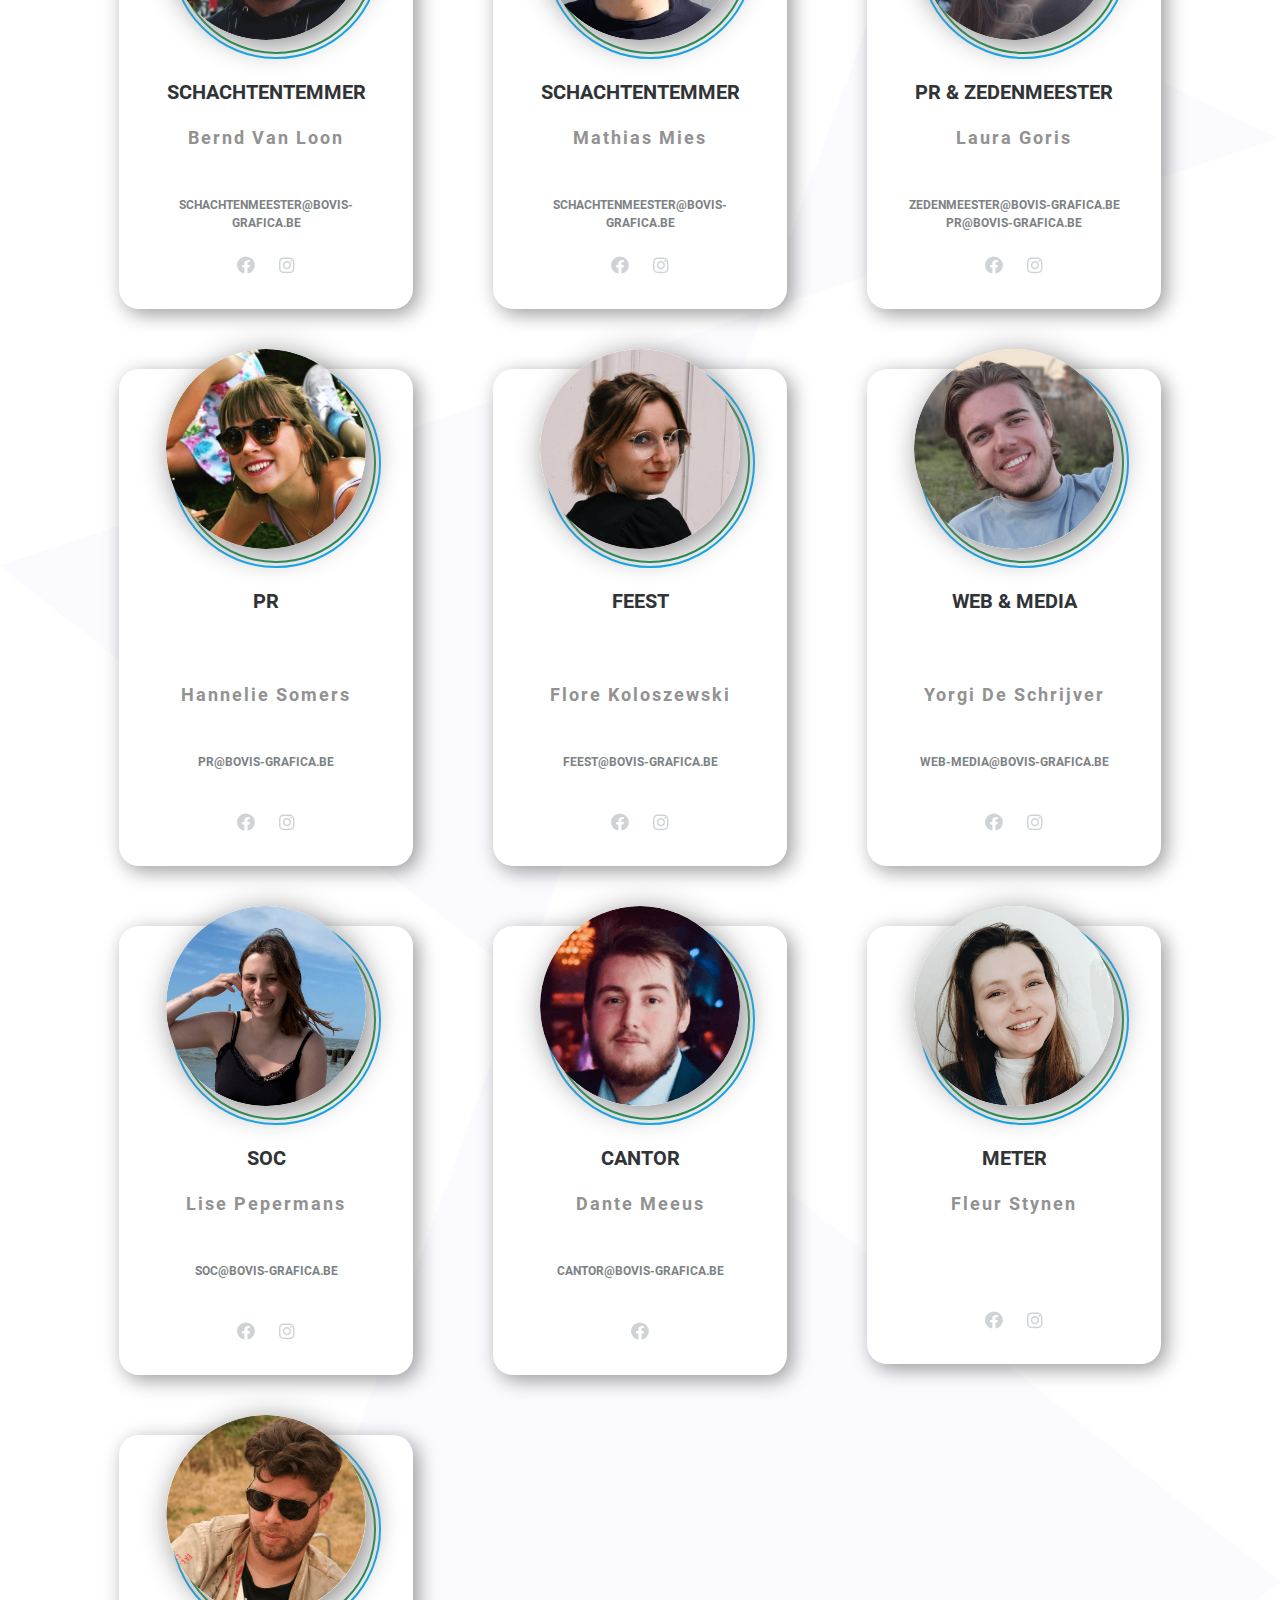
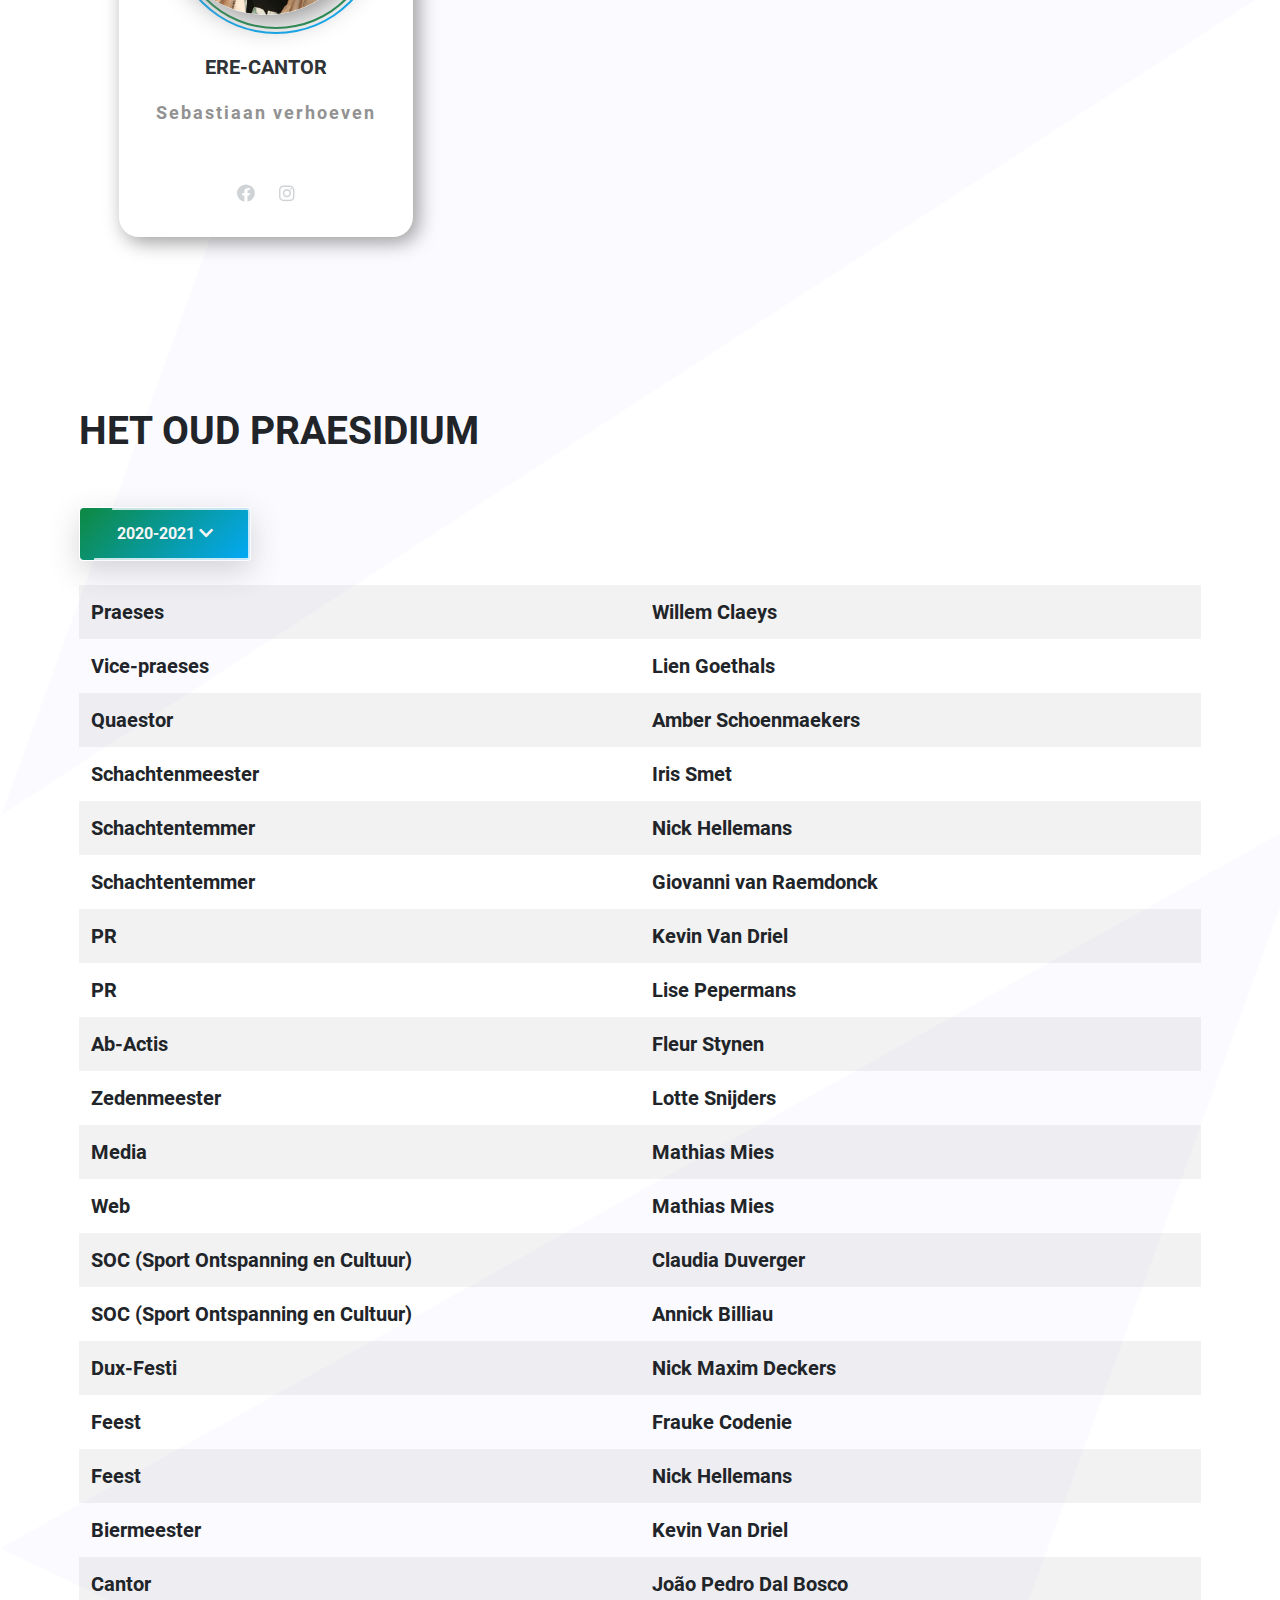
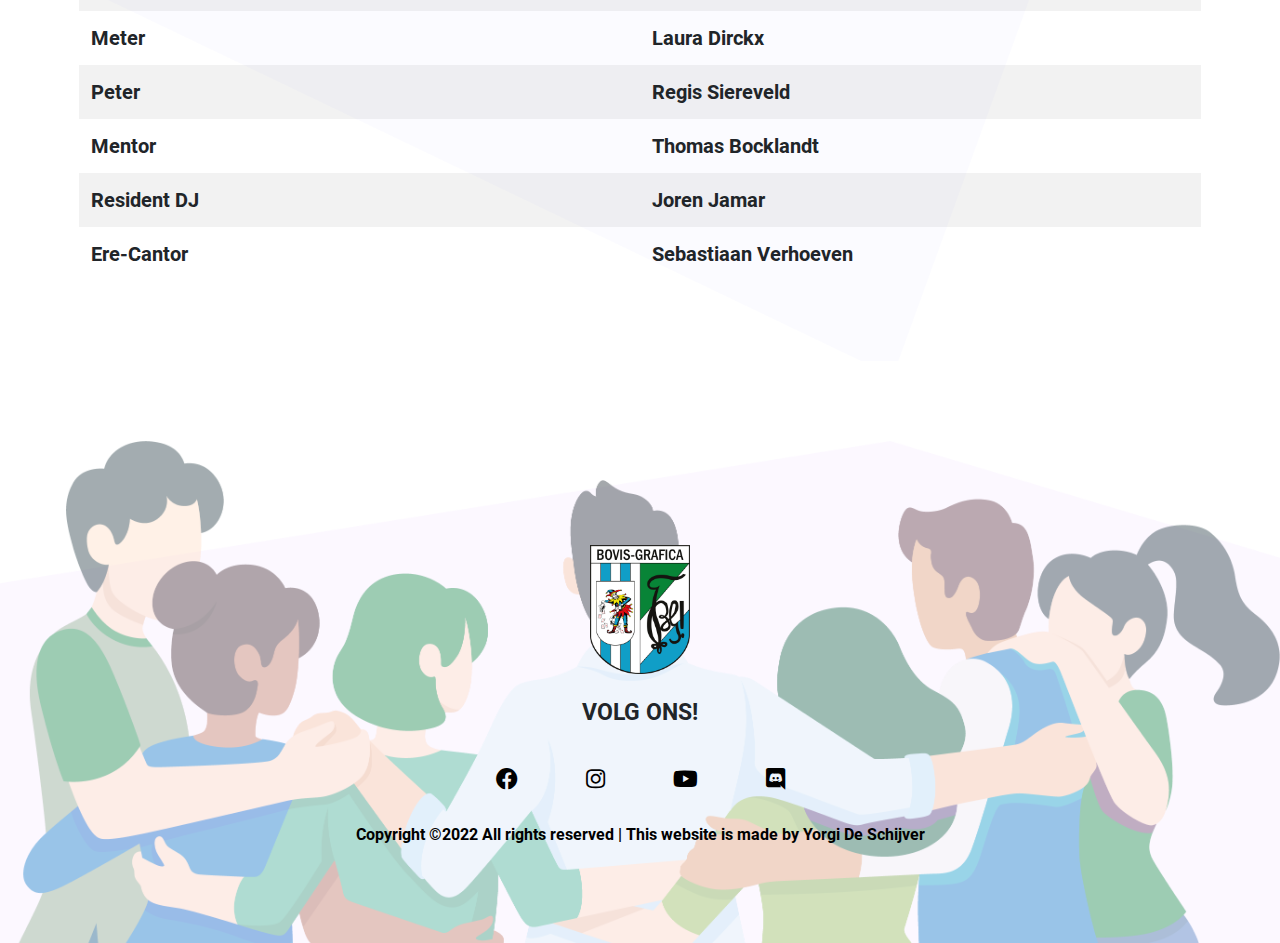
<file: Praesidium.html>
<!DOCTYPE html>
<html lang="en">

<head>
    <meta charset="UTF-8">
    <meta name="viewport" content="width=device-width, initial-scale=1.0">
    <meta http-equiv="X-UA-Compatible" content="ie=edge">
    <title>Bovis-Grafica</title>


    <!--  Bootstrap css file  -->
    <link rel="stylesheet" href="./css/bootstrap.min.css">


    <!--  font awesome icons  -->
    <link rel="stylesheet" href="./css/all.min.css">


    <!--  Magnific Popup css file  -->
    <link rel="stylesheet" href="./vendor/Magnific-Popup/dist/magnific-popup.css">


    <!--  Owl-carousel css file  -->
    <link rel="stylesheet" href="./vendor/owl-carousel/css/owl.carousel.min.css">
    <link rel="stylesheet" href="./vendor/owl-carousel/css/owl.theme.default.min.css">


    <!--  custom css file  -->
    <link rel="stylesheet" href="css/style.css">

    <!--  Responsive css file  -->
    <link rel="stylesheet" href="css/responsive.css">

</head>

<body>


    <!--  ======================= Start Header Area ============================== -->

    <header class="header_area background"  style="background: linear-gradient(rgba(0,0,0,0.5) 0%, rgba(0,0,0,0.3) 100%), url(./img/banner/vlag.jpg) center / cover;border-bottom-left-radius: 70px;border-bottom-right-radius: 70px;box-shadow: 2px 2px 20px 0px;">
        <div class="main-menu">
            <nav class="navbar navbar-expand-lg navbar-light">
                <a class="navbar-brand" href="#"><img src="./img/bovis_schild_kleur.png" alt="logo"
                        style="height: 50px;"></a>
                <button class="navbar-toggler" type="button" data-toggle="collapse" data-target="#navbarNav"
                    aria-controls="navbarNav" aria-expanded="false" aria-label="Toggle navigation">
                    <span class="navbar-toggler-icon"></span>
                </button>
                <div class="collapse navbar-collapse" id="navbarNav">
                    <div class="mr-auto"></div>
                    <ul class="navbar-nav">
                        <li class="nav-item ">
                            <a class="nav-link" href="./Index.html">Home </a>
                        </li>
                        <li class="nav-item">
                            <a class="nav-link" href="./Overons.html">Over ons</a>
                        </li>
                        <li class="nav-item active">
                            <a class="nav-link" href="./Praesidium.html">Praesidium <span class="sr-only">(current)</span></a>
                        </li>
                        <li class="nav-item">
                            <a class="nav-link" href="./Partners.html">Partners</a>
                        </li>
                        <li class="nav-item">
                            <a class="nav-link" href="./Evenementen.html">Evenementen</a>
                        </li>
                        <li class="nav-item">
                            <a href="#">
                                <button type="button"
                                    class="btn button primary-button text-uppercase">Inschrijven</button>
                            </a>
                        </li>
                    </ul>
                </div>
            </nav>
        </div>
        <div class="d-flex d-sm-flex d-md-flex d-lg-flex d-xl-flex d-xxl-flex justify-content-center align-items-center justify-content-sm-center align-items-sm-center justify-content-md-center align-items-md-center justify-content-lg-center align-items-lg-center justify-content-xl-center align-items-xl-center justify-content-xxl-center align-items-xxl-center"
            style="height: 100%;">
            <h1 class="d-xl-flex justify-content-xl-center align-items-xl-center Header_title" style="color: rgb(255,255,255);font-weight: bold; text-transform: uppercase;">Praesidium</h1>
        </div>
    </header>

    <!--  ======================= End Header Area ============================== -->

    <!--  ======================= Start Main Area ================================ -->
    <main class="site-main">

        <!--  ======================= Huidig Praesidium =============================  -->
        <section class="team-boxed" style="background: rgba(255,255,255,0);margin-top: 2rem;">
            <div class="container">
                <!-- Start: Intro -->
                <div class="intro"></div>
                <!-- End: Intro -->
                <!-- Start: People -->
                <div class="row people" style="max-width: 1200px;margin-left: auto;margin-right: auto;">
                    <div class="col-md-6 col-lg-4 col-xxl-3 showmodal item">
                        <div class="d-xxl-flex flex-column justify-content-xxl-center align-items-xxl-center box showmodal"
                            id="Willem" style="box-shadow: 5px 5px 20px rgba(0,0,0,0.4);border-radius: 20px;">
                            <div class="ps_image test" style="margin-top: -50px;">
                                <img src="./img/Preasidium/Willem.png">
                            </div>
                            <h3 class="name test">PRAESES</h3>
                            <p class="title test">Willem Claeys</p>
                            <i class="fa fa-envelope-o test"></i>
                            <a class="mail" style="text-decoration: none" href="mailto:Praeses@Bovis-Grafica.be">
                                <p class="text-uppercase description test">Praeses@Bovis-Grafica.be<br><br></p>
                            </a>
                            <div class="social">
                                <a href="https://www.facebook.com/willem.claeys" target="_blank">
                                    <i class="fab fa-facebook"></i>
                                </a>
                                <a href="https://www.instagram.com/claeyswillem/" target="_blank">
                                    <i class="fab fa-instagram"></i>
                                </a>
                            </div>
                        </div>
                    </div>
                    <div class="col-md-6 col-lg-4 col-xxl-3 showmodal item">
                        <div class="d-xxl-flex flex-column justify-content-xxl-center align-items-xxl-center box showmodal"
                            id="Annick" style="box-shadow: 5px 5px 20px rgba(0,0,0,0.4);border-radius: 20px;">
                            <div class="ps_image" style="margin-top: -50px;">
                                <img src="./img/Preasidium/Annick.png">
                            </div>
                            <h3 class="name">VICE-PRAESES</h3>
                            <p class="title">Annick Billiau</p>
                            <i class="fa fa-envelope-o"></i>
                            <a class="mail" style="text-decoration: none" href="mailto:Vice-Praeses@Bovis-Grafica.be">
                                <p class="text-uppercase description">VICE-Praeses@Bovis-Grafica.be<br><br></p>
                            </a>
                            <div class="social">
                                <a class="socials" href="https://www.facebook.com/annick.billiau.1" target="_blank">
                                    <i class="fab fa-facebook"></i>
                                </a>
                                <a class="socials" href="https://www.instagram.com/annickbilliau/" target="_blank">
                                    <i class="fab fa-instagram"></i>
                                </a>
                            </div>
                        </div>
                    </div>
                    <div class="col-md-6 col-lg-4 col-xxl-3 item">
                        <div class="d-xxl-flex flex-column justify-content-xxl-center align-items-xxl-center box showmodal"
                            id="Kevin" style="box-shadow: 5px 5px 20px rgba(0,0,0,0.4);border-radius: 20px;">
                            <div class="ps_image" style="margin-top: -50px;">
                                <img src="./img/Preasidium/Kevin.png">
                            </div>
                            <h3 class="name">VICE-PRAESES</h3>
                            <p class="title">Kevin van Driel</p>
                            <i class="fa fa-envelope-o"></i>
                            <a class="mail" style="text-decoration: none" href="mailto:Vice-Praeses@Bovis-Grafica.be">
                                <p class="text-uppercase description">VICE-Praeses@Bovis-Grafica.be<br><br></p>
                            </a>
                            <div class="social">
                                <a href="https://www.facebook.com/kevin.vandriel.5" target="_blank">
                                    <i class="fab fa-facebook"></i>
                                </a>
                                <a href="https://www.instagram.com/kevin_v3l/" target="_blank">
                                    <i class="fab fa-instagram"></i>
                                </a>
                            </div>
                        </div>
                    </div>
                    <div class="col-md-6 col-lg-4 col-xxl-3 item">
                        <div class="d-xxl-flex flex-column justify-content-xxl-center align-items-xxl-center box showmodal"
                            id="Frauke" style="box-shadow: 5px 5px 20px rgba(0,0,0,0.4);border-radius: 20px;">
                            <div class="ps_image" style="margin-top: -50px;">
                                <img src="./img/Preasidium/Frauke.png">
                            </div>
                            <h3 class="name">AB-ACTIS</h3>
                            <p class="title">Frauke Codenie</p>
                            <i class="fa fa-envelope-o"></i>
                            <a class="mail" style="text-decoration: none" href="mailto:Ab-Actis@Bovis-Grafica.be">
                                <p class="text-uppercase description">AB-Actis@Bovis-Grafica.be<br><br></p>
                            </a>
                            <div class="social">
                                <a href="https://www.facebook.com/frauke.codenie" target="_blank">
                                    <i class="fab fa-facebook"></i>
                                </a>
                                <a href="https://www.instagram.com/frauwstagram/" target="_blank">
                                    <i class="fab fa-instagram"></i>
                                </a>
                            </div>
                        </div>
                    </div>
                    <div class="col-md-6 col-lg-4 col-xxl-3 item">
                        <div class="d-xxl-flex flex-column justify-content-xxl-center align-items-xxl-center box showmodal"
                            id="Simon" style="box-shadow: 5px 5px 20px rgba(0,0,0,0.4);border-radius: 20px;">
                            <div class="ps_image" style="margin-top: -50px;">
                                <img src="./img/Preasidium/Simon.png">
                            </div>
                            <h3 class="name">QUAESTOR<br></h3>
                            <p class="title">Simon Put</p>
                            <i class="fa fa-envelope-o"></i>
                            <a class="mail" style="text-decoration: none" href="mailto:Quaestor@Bovis-Grafica.be">
                                <p class="text-uppercase description">QUAESTOR@Bovis-Grafica.be<br><br></p>
                            </a>
                            <div class="social">
                                <a href="https://www.facebook.com/simon.put.3" target="_blank">
                                    <i class="fab fa-facebook"></i>
                                </a>
                                <a href="https://www.instagram.com/simonspput/" target="_blank">
                                    <i class="fab fa-instagram"></i>
                                </a>
                            </div>
                        </div>
                    </div>
                    <div class="col-md-6 col-lg-4 col-xxl-3 item">
                        <div class="d-xxl-flex flex-column justify-content-xxl-center align-items-xxl-center box showmodal"
                            id="Dries" style="box-shadow: 5px 5px 20px rgba(0,0,0,0.4);border-radius: 20px;">
                            <div class="ps_image" style="margin-top: -50px;">
                                <img src="./img/Preasidium/Dries.png">
                            </div>
                            <h3 class="name">SCHACHTENMEESTER<br></h3>
                            <p class="title">Dries Wynants</p>
                            <i class="fa fa-envelope-o"></i>
                            <a class="mail" style="text-decoration: none" href="mailto:Schachtenmeester@Bovis-Grafica.be">
                                <p class="text-uppercase description">SCHACHTENMEESTER@Bovis-Grafica.be<br></p>
                            </a>
                            <div class="social">
                                <a href="https://www.facebook.com/Dries0Wynants" target="_blank">
                                    <i class="fab fa-facebook"></i>
                                </a>
                                <a href="https://www.instagram.com/drieswynants/" target="_blank">
                                    <i class="fab fa-instagram"></i>
                                </a>
                            </div>
                        </div>
                    </div>
                    <div class="col-md-6 col-lg-4 col-xxl-3 item">
                        <div class="d-xxl-flex flex-column justify-content-xxl-center align-items-xxl-center box showmodal"
                            id="Bernd" style="box-shadow: 5px 5px 20px rgba(0,0,0,0.4);border-radius: 20px;">
                            <div class="ps_image" style="margin-top: -50px;">
                                <img src="./img/Preasidium/Berrie.png">
                            </div>
                            <h3 class="name">SCHACHTENTEMMER<br></h3>
                            <p class="title">Bernd Van Loon</p>
                            <i class="fa fa-envelope-o"></i>
                            <a class="mail" style="text-decoration: none" href="mailto:Schachtenmeester@Bovis-Grafica.be">
                                <p class="text-uppercase description">SCHACHTENMEESTER@Bovis-Grafica.be<br></p>
                            </a>
                            <div class="social">
                                <a href="https://www.facebook.com/profile.php?id=100009811989956" target="_blank">
                                    <i class="fab fa-facebook"></i>
                                </a>
                                <a href="https://www.instagram.com/berndvanloon/" target="_blank">
                                    <i class="fab fa-instagram"></i>
                                </a>
                            </div>
                        </div>
                    </div>
                    <div class="col-md-6 col-lg-4 col-xxl-3 item">
                        <div class="d-xxl-flex flex-column justify-content-xxl-center align-items-xxl-center box showmodal"
                            id="Mathias" style="box-shadow: 5px 5px 20px rgba(0,0,0,0.4);border-radius: 20px;">
                            <div class="ps_image" style="margin-top: -50px;">
                                <img src="./img/Preasidium/Tweety.png">
                            </div>
                            <h3 class="name">SCHACHTENTEMMER<br></h3>
                            <p class="title">Mathias Mies</p><i class="fa fa-envelope-o"></i>
                            <a class="mail" style="text-decoration: none" href="mailto:Schachtenmeester@Bovis-Grafica.be">
                                <p class="text-uppercase description">SCHACHTENMEESTER@Bovis-Grafica.be<br></p>
                            </a>
                            <div class="social">
                                <a href="https://www.facebook.com/profile.php?id=100006577337047" target="_blank">
                                    <i class="fab fa-facebook"></i>
                                </a>
                                <a href="https://www.instagram.com/mathias_mies/" target="_blank">
                                    <i class="fab fa-instagram"></i>
                                </a>
                            </div>
                        </div>
                    </div>
                    <div class="col-md-6 col-lg-4 col-xxl-3 item">
                        <div class="d-xxl-flex flex-column justify-content-xxl-center align-items-xxl-center box showmodal"
                            id="Laura" style="box-shadow: 5px 5px 20px rgba(0,0,0,0.4);border-radius: 20px;">
                            <div class="ps_image" style="margin-top: -50px;">
                                <img src="./img/Preasidium/Laura.png">
                            </div>
                            <h3 class="name">PR &amp; ZEDENMEESTER</h3>
                            <p class="title">Laura Goris</p><i class="fa fa-envelope-o"></i>
                            <a class="mail" style="text-decoration: none" href="mailto:Zedenmeester@Bovis-Grafica.be">
                                <p style="margin-bottom: 0;" class="text-uppercase description">ZEDENMEESTER@Bovis-Grafica.be<br></p>
                            </a>
                            <a class="mail" style="text-decoration: none" href="mailto:PR@Bovis-Grafica.be">
                                <p style="margin-top: 0;" class="text-uppercase description">PR@BOVIS-GRAFICA.BE</p>
                            </a>
                            <div class="social">
                                <a href="https://www.facebook.com/laura.goris" target="_blank">
                                    <i class="fab fa-facebook"></i>
                                </a>
                                <a href="https://www.instagram.com/lauragoriss/" target="_blank">
                                    <i class="fab fa-instagram"></i>
                                </a>
                            </div>
                        </div>
                    </div>
                    <div class="col-md-6 col-lg-4 col-xxl-3 item">
                        <div class="d-xxl-flex flex-column justify-content-xxl-center align-items-xxl-center box showmodal"
                            id="Hannelie" style="box-shadow: 5px 5px 20px rgba(0,0,0,0.4);border-radius: 20px;">
                            <div class="ps_image" style="margin-top: -50px;">
                                <img src="./img/Preasidium/Hannelie.png">
                            </div>
                            <h3 class="name">PR<br><br></h3>
                            <p class="title">Hannelie Somers</p><i class="fa fa-envelope-o"></i>
                            <a class="mail" style="text-decoration: none" href="mailto:PR@Bovis-Grafica.be">
                                <p class="text-uppercase description">PR@BOVIS-GRAFICA.BE<br><br></p>
                            </a>
                            <div class="social">
                                <a href="https://www.facebook.com/hannelie.somers" target="_blank">
                                    <i class="fab fa-facebook"></i>
                                </a>
                                <a href="https://www.instagram.com/hannelie.somers/" target="_blank">
                                    <i class="fab fa-instagram"></i>
                                </a>
                            </div>
                        </div>
                    </div>
                    <div class="col-md-6 col-lg-4 col-xxl-3 item">
                        <div class="d-xxl-flex flex-column justify-content-xxl-center align-items-xxl-center box showmodal"
                            id="Flore" style="box-shadow: 5px 5px 20px rgba(0,0,0,0.4);border-radius: 20px;">
                            <div class="ps_image" style="margin-top: -50px;">
                                <img src="./img/Preasidium/Flore.png">
                            </div>
                            <h3 class="name">FEEST<br><br></h3>
                            <p class="title">Flore Koloszewski</p>
                            <i class="fa fa-envelope-o"></i>
                            <a class="mail" style="text-decoration: none" href="mailto:Feest@Bovis-Grafica.be">
                                <p class="text-uppercase description">FEEST@Bovis-Grafica.be<br><br></p>
                            </a>
                            <div class="social">
                                <a href="https://www.facebook.com/profile.php?id=100009635433062" target="_blank">
                                    <i class="fab fa-facebook"></i>
                                </a>
                                <a href="https://www.instagram.com/_.floore._/" target="_blank">
                                    <i class="fab fa-instagram"></i>
                                </a>
                            </div>
                        </div>
                    </div>
                    <div class="col-md-6 col-lg-4 col-xxl-3 item">
                        <div class="d-xxl-flex flex-column justify-content-xxl-center align-items-xxl-center box showmodal"
                            id="Yorgi" style="box-shadow: 5px 5px 20px rgba(0,0,0,0.4);border-radius: 20px;">
                            <div class="ps_image" style="margin-top: -50px;">
                                <img src="./img/Preasidium/Yorgi.png">
                            </div>
                            <h3 class="name">WEB &amp; MEDIA<br><br></h3>
                            <p class="title">Yorgi De Schrijver</p>
                            <i class="fa fa-envelope-o"></i>
                            <a class="mail" style="text-decoration: none" href="mailto:Web-Media@Bovis-Grafica.be">
                                <p class="text-uppercase description">WEB-MEDIA@Bovis-Grafica.be<br><br></p>
                            </a>
                            <div class="social">
                                <a href="https://www.facebook.com/YorgiDS" target="_blank"> 
                                    <i class="fab fa-facebook"></i>
                                </a>
                                <a href="https://www.instagram.com/yorgi_de_s/" target="_blank">
                                    <i class="fab fa-instagram"></i>
                                </a>
                            </div>
                        </div>
                    </div>
                    <div class="col-md-6 col-lg-4 col-xxl-3 item">
                        <div class="d-xxl-flex flex-column justify-content-xxl-center align-items-xxl-center box showmodal"
                            id="Lise" style="box-shadow: 5px 5px 20px rgba(0,0,0,0.4);border-radius: 20px;">
                            <div class="ps_image" style="margin-top: -50px;">
                                <img src="./img/Preasidium/Lise.png">
                            </div>
                            <h3 class="name">SOC</h3>
                            <p class="title">Lise Pepermans</p>
                            <i class="fa fa-envelope-o"></i>
                            <a class="mail" style="text-decoration: none" href="mailto:Soc@Bovis-Grafica.be">
                                <p class="text-uppercase description">SOC@Bovis-Grafica.be<br><br></p>
                            </a>
                            <div class="social">
                                <a href="https://www.facebook.com/lise.pepermans" target="_blank">
                                    <i class="fab fa-facebook"></i>
                                </a>
                                <a href="https://www.instagram.com/lisepepermans/" target="_blank">
                                    <i class="fab fa-instagram"></i>
                                </a>
                            </div>
                        </div>
                    </div>
                    <div class="col-md-6 col-lg-4 col-xxl-3 item">
                        <div class="d-xxl-flex flex-column justify-content-xxl-center align-items-xxl-center box showmodal"
                            id="Dante" style="box-shadow: 5px 5px 20px rgba(0,0,0,0.4);border-radius: 20px;">
                            <div class="ps_image" style="margin-top: -50px;">
                                <img src="./img/Preasidium/Dante.png">
                            </div>
                            <h3 class="name">CANTOR</h3>
                            <p class="title">Dante Meeus</p>
                            <i class="fa fa-envelope-o"></i>
                            <a class="mail" style="text-decoration: none" href="mailto:Cantor@Bovis-Grafica.be">
                                <p class="text-uppercase description">CANTOR@Bovis-Grafica.be<br><br></p>
                            </a>
                            <div class="social">
                                <a href="https://www.facebook.com/dante.meeus" target="_blank">
                                    <i class="fab fa-facebook"></i>
                                </a>
                            </div>
                        </div>
                    </div>
                    <div class="col-md-6 col-lg-4 col-xxl-3 item">
                        <div class="d-xxl-flex flex-column justify-content-xxl-center align-items-xxl-center box showmodal"
                            id="Fleur" style="box-shadow: 5px 5px 20px rgba(0,0,0,0.4);border-radius: 20px;">
                            <div class="ps_image" style="margin-top: -50px;">
                                <img src="./img/Preasidium/Fleur.png">
                            </div>
                            <h3 class="name">METER</h3>
                            <p class="title">Fleur Stynen</p>
                            <p class="text-uppercase description"><br><br><br></p>
                            <div class="social">
                                <a href="https://www.facebook.com/fleur.stynen" target="_blank">
                                    <i class="fab fa-facebook"></i>
                                </a>
                                <a href="https://www.instagram.com/fleurstynen/" target="_blank">
                                    <i class="fab fa-instagram"></i>
                                </a>
                            </div>
                        </div>
                    </div>
                    <div class="col-md-6 col-lg-4 col-xxl-3 item">
                        <div class="d-xxl-flex flex-column justify-content-xxl-center align-items-xxl-center box showmodal"
                            id="Seba" style="box-shadow: 5px 5px 20px rgba(0,0,0,0.4);border-radius: 20px;">
                            <div class="ps_image" style="margin-top: -50px;">
                                <img src="./img/Preasidium/Seba.png">
                            </div>
                            <h3 class="name">ERE-CANTOR</h3>
                            <p class="title">Sebastiaan verhoeven</p>
                            <p class="text-uppercase description"><br></p>
                            <div class="social">
                                <a href="https://www.facebook.com/WxWzl" target="_blank">
                                    <i class="fab fa-facebook"></i>
                                </a>
                                <a href="https://www.instagram.com/wxwzl/" target="_blank">
                                    <i class="fab fa-instagram"></i>
                                </a>
                            </div>
                        </div>
                    </div>
                </div>
                <!-- End: People -->
            </div>
        </section>
        <!-- End: Team Boxed -->

        <!--  ======================= End Huidig Praesidium =============================  -->

        <!--  ======================= Project Area =============================  -->
        <section class="project-area">
            <div class="container">
                <div class="project-title pb-5">
                    <h1 class="text-uppercase title-h1">Het Oud Praesidium</h1>
                </div>

                <div class="dropdown">
                    <button class="btn button primary-button"  type="button" id="dropdownMenuButton" data-toggle="dropdown" aria-haspopup="true" aria-expanded="false">
                      2020-2021 <i class="fas fa-chevron-down"></i>
                    </button>
                    <div class="dropdown-menu" aria-labelledby="dropdownMenuButton">
                      <a class="dropdown-item" class="active" id="btn1" data-filter=".2021">2020-2021</a>
                      <a class="dropdown-item" data-filter=".2020">2019-2020 </a>
                      <a class="dropdown-item" data-filter=".2019">2018-2019</a>
                      <a class="dropdown-item" data-filter=".2018">2017-2018</a>
                      <a class="dropdown-item" data-filter=".2017">2016-2017</a>
                      <a class="dropdown-item" data-filter=".2016">2015-2016</a>
                      <a class="dropdown-item" data-filter=".2015">2014-2015</a>
                      <a class="dropdown-item" data-filter=".2014">2013-2014</a>
                      <a class="dropdown-item" data-filter=".2013">2012-2013</a>
                      <a class="dropdown-item" data-filter=".2012">2011-2012</a>
                      <a class="dropdown-item" data-filter=".2011">2010-2011</a>
                    </div>
                    <br>
                    <br>
                  </div>

                

                <div class="grid">
                    <div class="2021" style="width: 100%;">
                        <div class="">
                            <table class="table table-striped table-borderless pstable">
                                <tbody>
                                    <tr>
                                        <td>Praeses</td>
                                        <td>Willem Claeys</td>
                                    </tr>
                                    <tr>
                                        <td>Vice-praeses</td>
                                        <td>Lien Goethals</td>
                                    </tr>
                                    <tr>
                                        <td>Quaestor</td>
                                        <td>Amber Schoenmaekers</td>
                                    </tr>
                                    <tr>
                                        <td>Schachtenmeester</td>
                                        <td>Iris Smet</td>
                                    </tr>
                                    <tr>
                                        <td>Schachtentemmer</td>
                                        <td>Nick Hellemans</td>
                                    </tr>
                                    <tr>
                                        <td>Schachtentemmer</td>
                                        <td>Giovanni van Raemdonck</td>
                                    </tr>
                                    <tr>
                                        <td>PR</td>
                                        <td>Kevin Van Driel</td>
                                    </tr>
                                    <tr>
                                        <td>PR</td>
                                        <td>Lise Pepermans</td>
                                    </tr>
                                    <tr>
                                        <td>Ab-Actis</td>
                                        <td>Fleur Stynen</td>
                                    </tr>
                                    <tr>
                                        <td>Zedenmeester</td>
                                        <td>Lotte Snijders</td>
                                    </tr>
                                    <tr>
                                        <td>Media</td>
                                        <td>Mathias Mies</td>
                                    </tr>
                                    <tr>
                                        <td>Web</td>
                                        <td>Mathias Mies</td>
                                    </tr>
                                    <tr>
                                        <td>SOC (Sport Ontspanning en Cultuur)</td>
                                        <td>Claudia Duverger</td>
                                    </tr>
                                    <tr>
                                        <td>SOC (Sport Ontspanning en Cultuur)<br></td>
                                        <td>Annick Billiau</td>
                                    </tr>
                                    <tr>
                                        <td>Dux-Festi</td>
                                        <td>Nick Maxim Deckers</td>
                                    </tr>
                                    <tr>
                                        <td>Feest</td>
                                        <td>Frauke Codenie</td>
                                    </tr>
                                    <tr>
                                        <td>Feest</td>
                                        <td>Nick Hellemans</td>
                                    </tr>
                                    <tr>
                                        <td>Biermeester</td>
                                        <td>Kevin Van Driel</td>
                                    </tr>
                                    <tr>
                                        <td>Cantor</td>
                                        <td>João Pedro Dal Bosco</td>
                                    </tr>
                                    <tr>
                                        <td>Meter</td>
                                        <td>Laura Dirckx</td>
                                    </tr>
                                    <tr>
                                        <td>Peter</td>
                                        <td>Regis Siereveld</td>
                                    </tr>
                                    <tr>
                                        <td>Mentor</td>
                                        <td>Thomas Bocklandt</td>
                                    </tr>
                                    <tr>
                                        <td>Resident DJ</td>
                                        <td>Joren Jamar</td>
                                    </tr>
                                    <tr>
                                        <td>Ere-Cantor</td>
                                        <td>Sebastiaan Verhoeven</td>
                                    </tr>
                                </tbody>
                            </table>
                        </div>
                    </div>
                    <div class="2020" style="width: 100%;">
                        <div class="">
                            <table class="table table-striped table-borderless pstable">
                                <tbody>
                                    <tr>
                                        <td>Praeses</td>
                                        <td>Xanado Casteleyn</td>
                                    </tr>
                                    <tr>
                                        <td>Vice-praeses</td>
                                        <td>Thomas Bocklandt</td>
                                    </tr>
                                    <tr>
                                        <td>Quaestor</td>
                                        <td>Arthur de Craemer</td>
                                    </tr>
                                    <tr>
                                        <td>Schachtenmeester</td>
                                        <td>Regis Siereveld</td>
                                    </tr>
                                    <tr>
                                        <td>Schachtentemmer</td>
                                        <td>Iris smet</td>
                                    </tr>
                                    <tr>
                                        <td>PR</td>
                                        <td>Vincent van der Voort</td>
                                    </tr>
                                    <tr>
                                        <td>PR</td>
                                        <td>Rob Peeters</td>
                                    </tr>
                                    <tr>
                                        <td>Ab-Actis</td>
                                        <td>Laura Dirckx</td>
                                    </tr>
                                    <tr>
                                        <td>Zedenmeester</td>
                                        <td>Vincent van der Voort</td>
                                    </tr>
                                    <tr>
                                        <td>Media</td>
                                        <td>Fleur Stynen</td>
                                    </tr>
                                    <tr>
                                        <td>Web</td>
                                        <td>Fleur Stynen</td>
                                    </tr>
                                    <tr>
                                        <td>SOC (Sport Ontspanning en Cultuur)</td>
                                        <td>Willem Claeys</td>
                                    </tr>
                                    <tr>
                                        <td>SOC (Sport Ontspanning en Cultuur)<br></td>
                                        <td>Jeroen Van den Branden</td>
                                    </tr>
                                    <tr>
                                        <td>Feest</td>
                                        <td>Nils Peeters</td>
                                    </tr>
                                    <tr>
                                        <td>Feest</td>
                                        <td>Nick Maxim Deckers</td>
                                    </tr>
                                    <tr>
                                        <td>Biermeester</td>
                                        <td>Willem Claeys</td>
                                    </tr>
                                    <tr>
                                        <td>Cantor</td>
                                        <td>Yannick Vanhecke</td>
                                    </tr>
                                    <tr>
                                        <td>Meter</td>
                                        <td></td>
                                    </tr>
                                    <tr>
                                        <td>Peter</td>
                                        <td></td>
                                    </tr>
                                    <tr>
                                        <td>Mentor</td>
                                        <td>Isis Vergucht</td>
                                    </tr>
                                    <tr>
                                        <td>Resident DJ</td>
                                        <td>Joren Jamar</td>
                                    </tr>
                                    <tr>
                                        <td>Ere-cantor</td>
                                        <td>Sebastiaan Verhoeven</td>
                                    </tr>
                                    <tr></tr>
                                </tbody>
                            </table>
                        </div>
                    </div>
                    <div class="2019" style="width: 100%;">
                        <div class="">
                            <table class="table table-striped table-borderless pstable">
                                <tbody>
                                    <tr>
                                        <td>Praeses</td>
                                        <td>Yannick Vanhecke</td>
                                    </tr>
                                    <tr>
                                        <td>Vice-praeses</td>
                                        <td>Steven Verheyen</td>
                                    </tr>
                                    <tr>
                                        <td>Quaestor</td>
                                        <td>Anke Verbruggen</td>
                                    </tr>
                                    <tr>
                                        <td>Schachtenmeester</td>
                                        <td>Arno Weyns</td>
                                    </tr>
                                    <tr>
                                        <td>Schachtentemmer</td>
                                        <td>Léon Luntadila Lufungula</td>
                                    </tr>
                                    <tr>
                                        <td>Schachtentemmer</td>
                                        <td>Regis Siereveld</td>
                                    </tr>
                                    <tr>
                                        <td>PR</td>
                                        <td>Kaat Verlent</td>
                                    </tr>
                                    <tr>
                                        <td>PR</td>
                                        <td>Lionel Der Boven</td>
                                    </tr>
                                    <tr>
                                        <td>Ab-Actis</td>
                                        <td>Iris Smet</td>
                                    </tr>
                                    <tr>
                                        <td>Zedenmeester</td>
                                        <td>Xanado Casteleyn</td>
                                    </tr>
                                    <tr>
                                        <td>Media</td>
                                        <td>Rob Peeters</td>
                                    </tr>
                                    <tr>
                                        <td>Web</td>
                                        <td>Laura Casier</td>
                                    </tr>
                                    <tr>
                                        <td>Sport</td>
                                        <td>Thomas Bocklandt</td>
                                    </tr>
                                    <tr>
                                        <td>Feest</td>
                                        <td>Steven Collet</td>
                                    </tr>
                                    <tr>
                                        <td>Feest</td>
                                        <td>Nils Peeters</td>
                                    </tr>
                                    <tr>
                                        <td>Dux-Festi</td>
                                        <td>Stijn Eggermont</td>
                                    </tr>
                                    <tr>
                                        <td>Biermeester</td>
                                        <td>Ziko Brabants</td>
                                    </tr>
                                    <tr>
                                        <td>Cantor</td>
                                        <td>Isis Vergucht</td>
                                    </tr>
                                    <tr>
                                        <td>Meter</td>
                                        <td>Kato Tondeleir</td>
                                    </tr>
                                    <tr>
                                        <td>Peter</td>
                                        <td>Kay Elst</td>
                                    </tr>
                                    <tr>
                                        <td>Mentor</td>
                                        <td>Sam Deckers</td>
                                    </tr>
                                    <tr>
                                        <td>Resident DJ</td>
                                        <td>Lennart Rul</td>
                                    </tr>
                                    <tr>
                                        <td>Ere-cantor</td>
                                        <td>Sebastiaan Verhoeven</td>
                                    </tr>
                                    <tr></tr>
                                </tbody>
                            </table>
                        </div>
                    </div>
                    <div class="2018" style="width: 100%;">
                        <div class="">
                            <table class="table table-striped table-borderless pstable">
                                <tbody>
                                    <tr>
                                        <td>Praeses</td>
                                        <td>Kay Elst</td>
                                    </tr>
                                    <tr>
                                        <td>Vice-praeses</td>
                                        <td>Yannick Vanhecke</td>
                                    </tr>
                                    <tr>
                                        <td>Vice-praeses</td>
                                        <td>Léon Luntundila Lufungula<br></td>
                                    </tr>
                                    <tr>
                                        <td>Quaestor</td>
                                        <td>Kato Tondeleir</td>
                                    </tr>
                                    <tr>
                                        <td>Schachtenmeester</td>
                                        <td>Sam Deckers</td>
                                    </tr>
                                    <tr>
                                        <td>Schachtentemmer</td>
                                        <td>Arno Weyns</td>
                                    </tr>
                                    <tr>
                                        <td>Schachtentemmer</td>
                                        <td>Reno Van Hove</td>
                                    </tr>
                                    <tr>
                                        <td>PR</td>
                                        <td>Regis Siereveld</td>
                                    </tr>
                                    <tr>
                                        <td>PR</td>
                                        <td>Bo Matton</td>
                                    </tr>
                                    <tr>
                                        <td>Ab-Actis</td>
                                        <td>Steven Verheyen</td>
                                    </tr>
                                    <tr>
                                        <td>Zedenmeester</td>
                                        <td>Jari De Bauw</td>
                                    </tr>
                                    <tr>
                                        <td>Media</td>
                                        <td>Laura Casier</td>
                                    </tr>
                                    <tr>
                                        <td>Web</td>
                                        <td>Laura Casier</td>
                                    </tr>
                                    <tr>
                                        <td>Sport</td>
                                        <td>Stijn Eggermont</td>
                                    </tr>
                                    <tr>
                                        <td>Sport<br></td>
                                        <td>Thomas Bocklandt</td>
                                    </tr>
                                    <tr>
                                        <td>Feest</td>
                                        <td>Steven Collet</td>
                                    </tr>
                                    <tr>
                                        <td>Feest</td>
                                        <td>Lore Baeten</td>
                                    </tr>
                                    <tr>
                                        <td>Opifex</td>
                                        <td>Iris Smet</td>
                                    </tr>
                                    <tr>
                                        <td>Biermeester</td>
                                        <td>Ziko Brabants</td>
                                    </tr>
                                    <tr>
                                        <td>Cantor</td>
                                        <td>Dante Meeus</td>
                                    </tr>
                                    <tr>
                                        <td>Meter</td>
                                        <td>Ellen Heirwegh</td>
                                    </tr>
                                    <tr>
                                        <td>Peter</td>
                                        <td>Oliver Vantournhout</td>
                                    </tr>
                                    <tr>
                                        <td>Ere-cantor</td>
                                        <td>Sebastiaan Verhoeven</td>
                                    </tr>
                                    <tr></tr>
                                </tbody>
                            </table>
                        </div>
                    </div>
                    <div class="2017" style="width: 100%;">
                        <div class="">
                            <table class="table table-striped table-borderless pstable">
                                <tbody>
                                    <tr>
                                        <td>Praeses</td>
                                        <td>Ellen Heirwegh</td>
                                    </tr>
                                    <tr>
                                        <td>Vice-praeses</td>
                                        <td>Florian Pieters</td>
                                    </tr>
                                    <tr>
                                        <td>Vice-praeses</td>
                                        <td>Stijn Eggermont</td>
                                    </tr>
                                    <tr>
                                        <td>Quaestor</td>
                                        <td>Rida HabibAllah Rochd</td>
                                    </tr>
                                    <tr>
                                        <td>Schachtenmeester</td>
                                        <td>Sam Deckers</td>
                                    </tr>
                                    <tr>
                                        <td>Schachtentemmer</td>
                                        <td>Léon Luntadila Lufungula</td>
                                    </tr>
                                    <tr>
                                        <td>Schachtentemmer</td>
                                        <td>Arno Weyns</td>
                                    </tr>
                                    <tr>
                                        <td>PR</td>
                                        <td>Steven Collet</td>
                                    </tr>
                                    <tr>
                                        <td>PR</td>
                                        <td>Kay Elst</td>
                                    </tr>
                                    <tr>
                                        <td>Ab-Actis</td>
                                        <td>Steven Verheyen</td>
                                    </tr>
                                    <tr>
                                        <td>Zedenmeester</td>
                                        <td>Thomas Bocklandt</td>
                                    </tr>
                                    <tr>
                                        <td>Media</td>
                                        <td>Lynn Cornelis</td>
                                    </tr>
                                    <tr>
                                        <td>Web</td>
                                        <td>Yannick Vanhecke</td>
                                    </tr>
                                    <tr>
                                        <td>Sport</td>
                                        <td>Thomas Bocklandt</td>
                                    </tr>
                                    <tr>
                                        <td>Feest</td>
                                        <td>Steven Collet</td>
                                    </tr>
                                    <tr>
                                        <td>Feest</td>
                                        <td>Kay Elst</td>
                                    </tr>
                                    <tr>
                                        <td>Opifex</td>
                                        <td>Lars Suffys</td>
                                    </tr>
                                    <tr>
                                        <td>Biermeester</td>
                                        <td>Dante Meeus</td>
                                    </tr>
                                    <tr>
                                        <td>Cantor</td>
                                        <td>Oliver Vantournhout</td>
                                    </tr>
                                    <tr>
                                        <td>Meter</td>
                                        <td>Gwen Van de Ven</td>
                                    </tr>
                                    <tr>
                                        <td>Peter</td>
                                        <td>Stijn Schrauwen<br></td>
                                    </tr>
                                    <tr>
                                        <td>Ere-cantor</td>
                                        <td>Sebastiaan Verhoeven<br></td>
                                    </tr>
                                </tbody>
                            </table>
                        </div>
                    </div>
                    <div class="2016" style="width: 100%;">
                        <div class="">
                            <table class="table table-striped table-borderless pstable">
                                <tbody>
                                    <tr>
                                        <td>Praeses</td>
                                        <td>Yoshi Stevens</td>
                                    </tr>
                                    <tr>
                                        <td>Vice-praeses</td>
                                        <td>Ellen Heirwegh</td>
                                    </tr>
                                    <tr>
                                        <td>Vice-praeses</td>
                                        <td>Gwen Van de Ven</td>
                                    </tr>
                                    <tr>
                                        <td>Quaestor</td>
                                        <td>Rida HabibAllah Rochd</td>
                                    </tr>
                                    <tr>
                                        <td>Schachtenmeester</td>
                                        <td>Vicky Corstiaensen</td>
                                    </tr>
                                    <tr>
                                        <td>Schachtentemmer</td>
                                        <td>Sam Deckers</td>
                                    </tr>
                                    <tr>
                                        <td>Schachtentemmer</td>
                                        <td>Bram Barbé</td>
                                    </tr>
                                    <tr>
                                        <td>PR</td>
                                        <td>Stijn Schrauwen</td>
                                    </tr>
                                    <tr>
                                        <td>Zedenmeester</td>
                                        <td>Matthias Bernaerts</td>
                                    </tr>
                                    <tr>
                                        <td>Media</td>
                                        <td>Stijn Eggermont</td>
                                    </tr>
                                    <tr>
                                        <td>Web</td>
                                        <td>Lars Suffys</td>
                                    </tr>
                                    <tr>
                                        <td>Sport</td>
                                        <td>Léon Luntadila Lufungula</td>
                                    </tr>
                                    <tr>
                                        <td>Feest</td>
                                        <td>Stijn Schrauwen</td>
                                    </tr>
                                    <tr>
                                        <td>Biermeester</td>
                                        <td>Florian Pieters</td>
                                    </tr>
                                    <tr>
                                        <td>Cantor</td>
                                        <td>Oliver Vantournhout</td>
                                    </tr>
                                    <tr>
                                        <td>Meter</td>
                                        <td>Helene Jacobs</td>
                                    </tr>
                                    <tr>
                                        <td>Peter</td>
                                        <td>Olivier Huyers</td>
                                    </tr>
                                    <tr>
                                        <td>Ere-cantor</td>
                                        <td>Sebastiaan Verhoeven</td>
                                    </tr>
                                    <tr></tr>
                                </tbody>
                            </table>
                        </div>
                    </div>
                    <div class="2015" style="width: 100%;">
                        <div class="">
                            <table class="table table-striped table-borderless pstable">
                                <tbody>
                                    <tr>
                                        <td>Praeses</td>
                                        <td>Oliver Vantournhout</td>
                                    </tr>
                                    <tr>
                                        <td>Vice-praeses</td>
                                        <td>Evi Syniawsky</td>
                                    </tr>
                                    <tr>
                                        <td>Quaestor</td>
                                        <td>Julie Wuyts</td>
                                    </tr>
                                    <tr>
                                        <td>Schachtenmeester</td>
                                        <td>Vicky Corstiaensen</td>
                                    </tr>
                                    <tr>
                                        <td>Schachtentemmer</td>
                                        <td>Yoshi Stevens</td>
                                    </tr>
                                    <tr>
                                        <td>Schachtentemmer</td>
                                        <td>Niels Van Laerhoven</td>
                                    </tr>
                                    <tr>
                                        <td>Zedenmeester</td>
                                        <td>Yorg Vermeulen</td>
                                    </tr>
                                    <tr>
                                        <td>Media</td>
                                        <td>Gwen Van de Ven</td>
                                    </tr>
                                    <tr>
                                        <td>Web</td>
                                        <td>Helene Jacobs</td>
                                    </tr>
                                    <tr>
                                        <td>Bierpraeses</td>
                                        <td>Ellen Heirwegh</td>
                                    </tr>
                                    <tr>
                                        <td>Cantor</td>
                                        <td>Sebastiaan Verhoeven</td>
                                    </tr>
                                    <tr>
                                        <td>Peter</td>
                                        <td>Vincent Wuyts</td>
                                    </tr>
                                </tbody>
                            </table>
                        </div>
                    </div>
                </div>
            </div>
        </section>

        <!--  ======================= End Project Area =============================  -->

    </main>
    <!--  ======================= End Main Area ================================ -->

    <footer class="footer-area">
        <div class="container">
            <div class="">
                <div class="site-logo text-center py-4">
                    <a href="#"><img src="./img/bovis_schild_kleur.png" alt="logo" style="width: 100px;"></a>
                </div>
                <div class="social text-center">
                    <h5 class="text-uppercase">Volg ons!</h5>
                    <a href="#"><i class="fab fa-facebook"></i></a>
                    <a href="#"><i class="fab fa-instagram"></i></a>
                    <a href="#"><i class="fab fa-youtube"></i></a>
                    <a href="#"><i class="fab fa-discord"></i></a>
                </div>
                <div class="copyrights text-center">
                    <p class="para">
                        Copyright ©2022 All rights reserved | This website is made by Yorgi De Schijver
                    </p>
                </div>
            </div>
        </div>
    </footer>

    <!--  ======================= Modals =============================  -->

    <div class="modal fade" role="dialog" tabindex="-1" id="ModalWillem">
        <div class="modal-dialog modal-lg modal-dialog-centered modal-dialog-scrollable" role="document">
            <div class="modal-content">
                <div class="modal-header">
                    <h4 class="modal-title modaltitle" style="font: normal bold 30px/ 40px var(--roboto);">WILLEM CLAEYS - PRAESES</h4>
                </div>
                <div class="modal-body">
                    <div class="table-responsive">
                        <table class="table table-striped">
                            <tbody>
                                <tr>
                                    <td>Bijnaam</td>
                                    <td>Wolm of Willem</td>
                                </tr>
                                <tr>
                                    <td>Geboortedatum</td>
                                    <td>14 Juli 1998</td>
                                </tr>
                                <tr>
                                    <td>Opleiding</td>
                                    <td>Toegepaste Informatica</td>
                                </tr>
                                <tr>
                                    <td>Hobby's</td>
                                    <td>Drinken en stuff</td>
                                </tr>
                                <tr>
                                    <td>Status</td>
                                    <td>Charging</td>
                                </tr>
                                <tr>
                                    <td>Seksuele voorkeur</td>
                                    <td>Gurls of zeemeerminnen</td>
                                </tr>
                                <tr>
                                    <td>Favoriete muziek / artiest</td>
                                    <td>Twenty one Pilots</td>
                                </tr>
                                <tr>
                                    <td>Favoriete cantusnummer</td>
                                    <td>De kikker 🐸<br></td>
                                </tr>
                                <tr>
                                    <td>Het lekkerste drankje</td>
                                    <td>Baileysssss</td>
                                </tr>
                                <tr>
                                    <td>Drankvermogen</td>
                                    <td>Oneindig</td>
                                </tr>
                                <tr>
                                    <td>Bovis herinnering</td>
                                    <td>Karel die door kaas spaghetti eet en Annick zwanger noemt out of nowhere!<br>
                                    </td>
                                </tr>
                                <tr>
                                    <td>Lievelingsdier</td>
                                    <td>Zeeschildpad</td>
                                </tr>
                                <tr>
                                    <td>Een positieve eigenschap</td>
                                    <td>Vriendelijk, lief, zorgzaam,...</td>
                                </tr>
                                <tr>
                                    <td>Een negatieve eigenschap</td>
                                    <td>Geen x</td>
                                </tr>
                                <tr>
                                    <td>Lievelingskleur</td>
                                    <td>Appelblauwzeegroen ofzo</td>
                                </tr>
                                <tr>
                                    <td>Favoriete quote</td>
                                    <td>Big vibes, bruh moments</td>
                                </tr>
                                <tr>
                                    <td>Beste middeltje tegen een kater volgens jou?</td>
                                    <td>Verder drinken ofc</td>
                                </tr>
                                <tr>
                                    <td>Extra</td>
                                    <td>Ik houd van jou x</td>
                                </tr>
                            </tbody>
                        </table>
                    </div>
                </div>
                <div class="modal-footer"><button class="btn btn-light" type="button" data-bs-dismiss="modal"
                        style="background: var(--gradient-color);border-radius: 50px;padding: 10px 40px;color: rgb(255,255,255);font-family: var(--roboto);font-size: 18px;">Close</button>
                </div>
            </div>
        </div>
    </div>
    <div class="modal fade" role="dialog" tabindex="-1" id="ModalAnnick">
        <div class="modal-dialog modal-lg modal-dialog-centered modal-dialog-scrollable" role="document">
            <div class="modal-content">
                <div class="modal-header">
                    <h4 class="modal-title modaltitle" style="font: normal bold 30px/ 40px var(--roboto);">ANNICK BILLIAU - VICE-PRAESES</h4>
                </div>
                <div class="modal-body">
                    <div class="table-responsive">
                        <table class="table table-striped">
                            <tbody>
                                <tr>
                                    <td>Bijnaam</td>
                                    <td>Dingske, nickske</td>
                                </tr>
                                <tr>
                                    <td>Geboortedatum</td>
                                    <td>8 April 1998</td>
                                </tr>
                                <tr>
                                    <td>Opleiding</td>
                                    <td>Orthopedagogie</td>
                                </tr>
                                <tr>
                                    <td>Hobby's</td>
                                    <td>Kaas eten</td>
                                </tr>
                                <tr>
                                    <td>Status</td>
                                    <td>Extreem daten</td>
                                </tr>
                                <tr>
                                    <td>Seksuele voorkeur</td>
                                    <td>Goeie knuffels en veel affectie</td>
                                </tr>
                                <tr>
                                    <td>Favoriete muziek / artiest</td>
                                    <td>Kan op alles gaan na een paar pinten</td>
                                </tr>
                                <tr>
                                    <td>Favoriete cantusnummer</td>
                                    <td>Pagina 420, Op de purp'ren hei<br></td>
                                </tr>
                                <tr>
                                    <td>Het lekkerste drankje</td>
                                    <td>Alst ma binnekomt</td>
                                </tr>
                                <tr>
                                    <td>Drankvermogen</td>
                                    <td>Na een goei spauwke is de maag weer leeg eh</td>
                                </tr>
                                <tr></tr>
                                <tr></tr>
                                <tr>
                                    <td>Een positieve eigenschap</td>
                                    <td>Ik ken mijn grenzen</td>
                                </tr>
                                <tr>
                                    <td>Een negatieve eigenschap</td>
                                    <td>Grenzen zijn er om te overschrijden</td>
                                </tr>
                                <tr>
                                    <td>Lievelingskleur</td>
                                    <td>Kaasgeel</td>
                                </tr>
                                <tr>
                                    <td>Favoriete quote</td>
                                    <td><a href="https://youtu.be/87qstckIwqs">https://youtu.be/87qstckIwqs</a><br></td>
                                </tr>
                                <tr>
                                    <td>Beste middeltje tegen een kater volgens jou?</td>
                                    <td>Niet stoppen en die kater blue balls geven</td>
                                </tr>
                                <tr>
                                    <td>Extra</td>
                                    <td>Trotse turophile en gelukkige Kempenaar zonder tractor!</td>
                                </tr>
                            </tbody>
                        </table>
                    </div>
                </div>
                <div class="modal-footer"><button class="btn btn-light" type="button" data-bs-dismiss="modal"
                        style="background: var(--gradient-color);border-radius: 50px;padding: 10px 40px;color: rgb(255,255,255);font-family: var(--roboto);font-size: 18px;">Close</button>
                </div>
            </div>
        </div>
    </div>
    <div class="modal fade" role="dialog" tabindex="-1" id="ModalKevin">
        <div class="modal-dialog modal-lg modal-dialog-centered modal-dialog-scrollable" role="document">
            <div class="modal-content">
                <div class="modal-header">
                    <h4 class="modal-title modaltitle" style="font: normal bold 30px/ 40px var(--roboto);">KEVIN VAN DRIEL - VICE-PRAESES</h4>
                </div>
                <div class="modal-body">
                    <div class="table-responsive">
                        <table class="table table-striped">
                            <tbody>
                                <tr>
                                    <td>Bijnaam</td>
                                    <td>Jonas van Geel / Hollander</td>
                                </tr>
                                <tr>
                                    <td>Geboortedatum</td>
                                    <td>13 Maart 2000</td>
                                </tr>
                                <tr>
                                    <td>Opleiding</td>
                                    <td>Data Analytics</td>
                                </tr>
                                <tr>
                                    <td>Hobby's</td>
                                    <td>Turnen</td>
                                </tr>
                                <tr>
                                    <td>Status</td>
                                    <td>Single and ready to mingle</td>
                                </tr>
                                <tr>
                                    <td>Seksuele voorkeur</td>
                                    <td>Ne snel keun</td>
                                </tr>
                                <tr>
                                    <td>Favoriete muziek / artiest</td>
                                    <td>Eminem, Linkin park, Olivia</td>
                                </tr>
                                <tr>
                                    <td>Favoriete cantusnummer</td>
                                    <td>Juchheidi<br></td>
                                </tr>
                                <tr>
                                    <td>Het lekkerste drankje</td>
                                    <td>Tripple Karmeliet</td>
                                </tr>
                                <tr>
                                    <td>Drankvermogen</td>
                                    <td>Watt? P=U*I</td>
                                </tr>
                                <tr>
                                    <td>Bovis herinnering</td>
                                    <td>Skireis, 101 dagen TD, ledenweekend<br></td>
                                </tr>
                                <tr>
                                    <td>Lievelingsdier</td>
                                    <td>Vos</td>
                                </tr>
                                <tr></tr>
                                <tr></tr>
                                <tr>
                                    <td>Favoriete quote</td>
                                    <td>What are your choices when someone puts a gun to your head? You do what they say
                                        or they shoot you right? WRONG. You take the gun, or you pull out a bigger one.
                                        Or, you call their bluff. Or, you do any one of a 146
                                        other things. ~Harvey Specter<br></td>
                                </tr>
                                <tr>
                                    <td>Beste middeltje tegen een kater volgens jou?</td>
                                    <td>Melk</td>
                                </tr>
                                <tr>
                                    <td>Extra</td>
                                    <td>Voor extra moet je bijbetalen</td>
                                </tr>
                            </tbody>
                        </table>
                    </div>
                </div>
                <div class="modal-footer"><button class="btn btn-light" type="button" data-bs-dismiss="modal"
                        style="background: var(--gradient-color);border-radius: 50px;padding: 10px 40px;color: rgb(255,255,255);font-family: var(--roboto);font-size: 18px;">Close</button>
                </div>
            </div>
        </div>
    </div>
    <div class="modal fade" role="dialog" tabindex="-1" id="ModalFrauke">
        <div class="modal-dialog modal-lg modal-dialog-centered modal-dialog-scrollable" role="document">
            <div class="modal-content">
                <div class="modal-header">
                    <h4 class="modal-title modaltitle" style="font: normal bold 30px/ 40px var(--roboto);">FRAUKE CODENIE - AB-ACTIS</h4>
                </div>
                <div class="modal-body">
                    <div class="table-responsive">
                        <table class="table table-striped">
                            <tbody>
                                <tr>
                                    <td>Bijnaam</td>
                                    <td>Frau Frau</td>
                                </tr>
                                <tr>
                                    <td>Geboortedatum</td>
                                    <td>8 Februari 2000</td>
                                </tr>
                                <tr>
                                    <td>Opleiding</td>
                                    <td>Journalistiek optie video</td>
                                </tr>
                                <tr>
                                    <td>Hobby's</td>
                                    <td>Centjes opdoen in het lokale jeugdhuis!</td>
                                </tr>
                                <tr>
                                    <td>Status</td>
                                    <td>Schoonste ventje aan de haak geslagen</td>
                                </tr>
                                <tr>
                                    <td>Seksuele voorkeur</td>
                                    <td>Ge moet alles is proeven zeggen ze dan</td>
                                </tr>
                                <tr>
                                    <td>Favoriete muziek / artiest</td>
                                    <td>Gezond mixke van vanalles</td>
                                </tr>
                                <tr>
                                    <td>Favoriete cantusnummer</td>
                                    <td>Alles als ik maar naast Annick zit<br></td>
                                </tr>
                                <tr>
                                    <td>Het lekkerste drankje</td>
                                    <td>Rougekes &amp; Meloenvodka</td>
                                </tr>
                                <tr>
                                    <td>Drankvermogen</td>
                                    <td>Eindigt sowieso op de grond</td>
                                </tr>
                                <tr>
                                    <td>Bovis herinnering</td>
                                    <td>croque nation op ledenweekend!!!<br></td>
                                </tr>
                                <tr>
                                    <td>Lievelingsdier</td>
                                    <td>Mijn lief</td>
                                </tr>
                                <tr>
                                    <td>Een positieve eigenschap</td>
                                    <td>Ik lach altijd met u moppekes</td>
                                </tr>
                                <tr>
                                    <td>Een negatieve eigenschap</td>
                                    <td>Ik ben altijd zelf liedjes aan het maken en zingen voor wie luistert xoxo</td>
                                </tr>
                                <tr>
                                    <td>Lievelingskleur</td>
                                    <td>Donker groen</td>
                                </tr>
                                <tr>
                                    <td>Favoriete quote</td>
                                    <td>Adje of vratje? - Claudia 2020</td>
                                </tr>
                                <tr>
                                    <td>Beste middeltje tegen een kater volgens jou?</td>
                                    <td>Gewoon ondergaan</td>
                                </tr>
                                <tr>
                                    <td>Extra</td>
                                    <td>#Bovis heeft nog nooit verloren!</td>
                                </tr>
                            </tbody>
                        </table>
                    </div>
                </div>
                <div class="modal-footer"><button class="btn btn-light" type="button" data-bs-dismiss="modal"
                        style="background: var(--gradient-color);border-radius: 50px;padding: 10px 40px;color: rgb(255,255,255);font-family: var(--roboto);font-size: 18px;">Close</button>
                </div>
            </div>
        </div>
    </div>
    <div class="modal fade" role="dialog" tabindex="-1" id="ModalSimon">
        <div class="modal-dialog modal-lg modal-dialog-centered modal-dialog-scrollable" role="document">
            <div class="modal-content">
                <div class="modal-header">
                    <h4 class="modal-title modaltitle" style="font: normal bold 30px/ 40px var(--roboto);">SIMON PUT - QUAESTOR</h4>
                </div>
                <div class="modal-body">
                    <div class="table-responsive">
                        <table class="table table-striped">
                            <tbody>
                                <tr>
                                    <td>Bijnaam</td>
                                    <td>ChrisP</td>
                                </tr>
                                <tr>
                                    <td>Geboortedatum</td>
                                    <td>7 Oktober 1997</td>
                                </tr>
                                <tr>
                                    <td>Opleiding</td>
                                    <td>Toegepaste Informatica</td>
                                </tr>
                                <tr>
                                    <td>Hobby's</td>
                                    <td>Joggen, Game</td>
                                </tr>
                                <tr>
                                    <td>Status</td>
                                    <td>Single</td>
                                </tr>
                                <tr>
                                    <td>Seksuele voorkeur</td>
                                    <td>Vrouwen</td>
                                </tr>
                                <tr>
                                    <td>Favoriete muziek / artiest</td>
                                    <td>Sterrenstof van De Jeugd van Tegenwoordig</td>
                                </tr>
                                <tr>
                                    <td>Favoriete cantusnummer</td>
                                    <td>The Wild Rover<br></td>
                                </tr>
                                <tr>
                                    <td>Het lekkerste drankje</td>
                                    <td>Cuba Libre</td>
                                </tr>
                                <tr>
                                    <td>Drankvermogen</td>
                                    <td>Cva nog</td>
                                </tr>
                                <tr>
                                    <td>Bovis herinnering</td>
                                    <td>Ledenweekend 2020<br></td>
                                </tr>
                                <tr>
                                    <td>Lievelingsdier</td>
                                    <td>Kat</td>
                                </tr>
                                <tr>
                                    <td>Een positieve eigenschap</td>
                                    <td>Ik ben een goede luisteraar</td>
                                </tr>
                                <tr>
                                    <td>Een negatieve eigenschap</td>
                                    <td>Onzeker</td>
                                </tr>
                                <tr>
                                    <td>Lievelingskleur</td>
                                    <td>Paars</td>
                                </tr>
                                <tr>
                                    <td>Favoriete quote</td>
                                    <td>Don't worry be happy</td>
                                </tr>
                                <tr>
                                    <td>Beste middeltje tegen een kater volgens jou?</td>
                                    <td>Voor je gaat slapen zoveel mogelijk water drinken</td>
                                </tr>
                                <tr></tr>
                            </tbody>
                        </table>
                    </div>
                </div>
                <div class="modal-footer"><button class="btn btn-light" type="button" data-bs-dismiss="modal"
                        style="background: var(--gradient-color);border-radius: 50px;padding: 10px 40px;color: rgb(255,255,255);font-family: var(--roboto);font-size: 18px;">Close</button>
                </div>
            </div>
        </div>
    </div>
    <div class="modal fade" role="dialog" tabindex="-1" id="ModalDries">
        <div class="modal-dialog modal-lg modal-dialog-centered modal-dialog-scrollable" role="document">
            <div class="modal-content">
                <div class="modal-header">
                    <h4 class="modal-title modaltitle" style="font: normal bold 30px/ 40px var(--roboto);">DRIES WYNANTS - SCHACHTENMEESTER</h4>
                </div>
                <div class="modal-body">
                    <div class="table-responsive">
                        <table class="table table-striped">
                            <tbody>
                                <tr>
                                    <td>Bijnaam</td>
                                    <td>Drikke</td>
                                </tr>
                                <tr>
                                    <td>Geboortedatum</td>
                                    <td>29 Juni 2001</td>
                                </tr>
                                <tr>
                                    <td>Opleiding</td>
                                    <td>Elektromechanica</td>
                                </tr>
                                <tr>
                                    <td>Hobby's</td>
                                    <td>Zeilen en windsurfen</td>
                                </tr>
                                <tr>
                                    <td>Status</td>
                                    <td>Niet vrij ;)</td>
                                </tr>
                                <tr>
                                    <td>Seksuele voorkeur</td>
                                    <td>De vrouwkes</td>
                                </tr>
                                <tr>
                                    <td>Favoriete muziek / artiest</td>
                                    <td>NF</td>
                                </tr>
                                <tr>
                                    <td>Favoriete cantusnummer</td>
                                    <td>De gilde viert<br></td>
                                </tr>
                                <tr>
                                    <td>Het lekkerste drankje</td>
                                    <td>Pils of tequilla</td>
                                </tr>
                                <tr>
                                    <td>Drankvermogen</td>
                                    <td>Onbegrensd</td>
                                </tr>
                                <tr>
                                    <td>Bovis herinnering</td>
                                    <td>Het putje van de stadswaag<br></td>
                                </tr>
                                <tr>
                                    <td>Lievelingsdier</td>
                                    <td>Poes</td>
                                </tr>
                                <tr>
                                    <td>Een positieve eigenschap</td>
                                    <td>Zelfzeker</td>
                                </tr>
                                <tr>
                                    <td>Een negatieve eigenschap</td>
                                    <td>Koppig</td>
                                </tr>
                                <tr>
                                    <td>Lievelingskleur</td>
                                    <td>Blauw</td>
                                </tr>
                                <tr>
                                    <td>Favoriete quote</td>
                                    <td>Liever te dik in de kist dan een feestje gemist</td>
                                </tr>
                                <tr>
                                    <td>Beste middeltje tegen een kater volgens jou?</td>
                                    <td>Een tactisch spauwke en water</td>
                                </tr>
                                <tr>
                                    <td>Extra</td>
                                    <td>Fix pizza kebab</td>
                                </tr>
                            </tbody>
                        </table>
                    </div>
                </div>
                <div class="modal-footer"><button class="btn btn-light" type="button" data-bs-dismiss="modal"
                        style="background: var(--gradient-color);border-radius: 50px;padding: 10px 40px;color: rgb(255,255,255);font-family: var(--roboto);font-size: 18px;">Close</button>
                </div>
            </div>
        </div>
    </div>
    <div class="modal fade" role="dialog" tabindex="-1" id="ModalBernd">
        <div class="modal-dialog modal-lg modal-dialog-centered modal-dialog-scrollable" role="document">
            <div class="modal-content">
                <div class="modal-header">
                    <h4 class="modal-title modaltitle" style="font: normal bold 30px/ 40px var(--roboto);">BERND VAN LOON - SCHACHTENTEMMER</h4>
                </div>
                <div class="modal-body">
                    <div class="table-responsive">
                        <table class="table table-striped">
                            <tbody>
                                <tr>
                                    <td>Bijnaam</td>
                                    <td>Berrie, Berdinand</td>
                                </tr>
                                <tr>
                                    <td>Geboortedatum</td>
                                    <td>27 September 2002</td>
                                </tr>
                                <tr>
                                    <td>Opleiding</td>
                                    <td>Elektronica ICT</td>
                                </tr>
                                <tr>
                                    <td>Hobby's</td>
                                    <td>Chiro, Bovis, gitaar spelen</td>
                                </tr>
                                <tr>
                                    <td>Status</td>
                                    <td>Mentaal: Nice<br>Fysiek: oei<br>Relatie: Mieke vust</td>
                                </tr>
                                <tr>
                                    <td>Seksuele voorkeur</td>
                                    <td>Piet Huysentruyt</td>
                                </tr>
                                <tr>
                                    <td>Favoriete muziek / artiest</td>
                                    <td>Alles rock gerelateerd, vooral blink-182 en Oasis</td>
                                </tr>
                                <tr>
                                    <td>Favoriete cantusnummer</td>
                                    <td>The wild Rover<br></td>
                                </tr>
                                <tr>
                                    <td>Het lekkerste drankje</td>
                                    <td>Despo</td>
                                </tr>
                                <tr>
                                    <td>Drankvermogen</td>
                                    <td>69 op de schaal van sugma</td>
                                </tr>
                                <tr>
                                    <td>Bovis herinnering</td>
                                    <td>Pottoet kloten<br></td>
                                </tr>
                                <tr>
                                    <td>Lievelingsdier</td>
                                    <td>Willem Claeys</td>
                                </tr>
                                <tr>
                                    <td>Een positieve eigenschap</td>
                                    <td>Grappig, Kempen</td>
                                </tr>
                                <tr>
                                    <td>Een negatieve eigenschap</td>
                                    <td>Snel woedend</td>
                                </tr>
                                <tr>
                                    <td>Lievelingskleur</td>
                                    <td>Oranje</td>
                                </tr>
                                <tr>
                                    <td>Favoriete quote</td>
                                    <td>"Da we nog lang meugn meugn en goe kunn'n kunn'n" ~Meneer de alien</td>
                                </tr>
                                <tr>
                                    <td>Beste middeltje tegen een kater volgens jou?</td>
                                    <td>Een goeie frisse wandeling en een glas koude Fristi</td>
                                </tr>
                                <tr>
                                    <td>Extra</td>
                                    <td>Euh ja euh dingske, ja datte</td>
                                </tr>
                            </tbody>
                        </table>
                    </div>
                </div>
                <div class="modal-footer"><button class="btn btn-light" type="button" data-bs-dismiss="modal"
                        style="background: var(--gradient-color);border-radius: 50px;padding: 10px 40px;color: rgb(255,255,255);font-family: var(--roboto);font-size: 18px;">Close</button>
                </div>
            </div>
        </div>
    </div>
    <div class="modal fade" role="dialog" tabindex="-1" id="ModalMathias">
        <div class="modal-dialog modal-lg modal-dialog-centered modal-dialog-scrollable" role="document">
            <div class="modal-content">
                <div class="modal-header">
                    <h4 class="modal-title modaltitle" style="font: normal bold 30px/ 40px var(--roboto);">MATHIAS MIES - SCHACHTENTEMMER</h4>
                </div>
                <div class="modal-body">
                    <div class="table-responsive">
                        <table class="table table-striped">
                            <tbody>
                                <tr>
                                    <td>Bijnaam</td>
                                    <td>Tweety</td>
                                </tr>
                                <tr>
                                    <td>Geboortedatum</td>
                                    <td>5 Augustus 2001</td>
                                </tr>
                                <tr>
                                    <td>Opleiding</td>
                                    <td>Grafische En Digitale Media</td>
                                </tr>
                                <tr>
                                    <td>Hobby's</td>
                                    <td>Hockey</td>
                                </tr>
                                <tr>
                                    <td>Status</td>
                                    <td>Single (:</td>
                                </tr>
                                <tr>
                                    <td>Seksuele voorkeur</td>
                                    <td>Voor de vrouwen</td>
                                </tr>
                                <tr>
                                    <td>Favoriete muziek / artiest</td>
                                    <td>Juice WRLD</td>
                                </tr>
                                <tr>
                                    <td>Favoriete cantusnummer</td>
                                    <td>My bonnie<br></td>
                                </tr>
                                <tr>
                                    <td>Het lekkerste drankje</td>
                                    <td>Tequillaaaaa!!</td>
                                </tr>
                                <tr>
                                    <td>Drankvermogen</td>
                                    <td>Uitermaten goed ;)</td>
                                </tr>
                                <tr>
                                    <td>Bovis herinnering</td>
                                    <td>Meester rektis, meester erektis ;)<br></td>
                                </tr>
                                <tr>
                                    <td>Lievelingsdier</td>
                                    <td>Husky &lt;3</td>
                                </tr>
                                <tr>
                                    <td>Een positieve eigenschap</td>
                                    <td>Vertrouwbaar</td>
                                </tr>
                                <tr>
                                    <td>Een negatieve eigenschap</td>
                                    <td>Naïef</td>
                                </tr>
                                <tr>
                                    <td>Lievelingskleur</td>
                                    <td>Oranje</td>
                                </tr>
                                <tr>
                                    <td>Favoriete quote</td>
                                    <td>Liever de mama pist, dan een goed feestje gemist!</td>
                                </tr>
                                <tr>
                                    <td>Beste middeltje tegen een kater volgens jou?</td>
                                    <td>AQUARIUS</td>
                                </tr>
                                <tr></tr>
                            </tbody>
                        </table>
                    </div>
                </div>
                <div class="modal-footer"><button class="btn btn-light" type="button" data-bs-dismiss="modal"
                        style="background: var(--gradient-color);border-radius: 50px;padding: 10px 40px;color: rgb(255,255,255);font-family: var(--roboto);font-size: 18px;">Close</button>
                </div>
            </div>
        </div>
    </div>
    <div class="modal fade" role="dialog" tabindex="-1" id="ModalLaura">
        <div class="modal-dialog modal-lg modal-dialog-centered modal-dialog-scrollable" role="document">
            <div class="modal-content">
                <div class="modal-header">
                    <h4 class="modal-title modaltitle" style="font: normal bold 30px/ 40px var(--roboto);">LAURA GORIS - PR &amp; ZEDENMEESTERES</h4>
                </div>
                <div class="modal-body">
                    <div class="table-responsive">
                        <table class="table table-striped">
                            <tbody>
                                <tr>
                                    <td>Bijnaam</td>
                                    <td>Lau</td>
                                </tr>
                                <tr>
                                    <td>Geboortedatum</td>
                                    <td>10 Oktober 2000</td>
                                </tr>
                                <tr>
                                    <td>Hobby's</td>
                                    <td>Feesten, rolschaatsen, muziek, dans, gymnastiek, eten, slapen</td>
                                </tr>
                                <tr>
                                    <td>Status</td>
                                    <td>Single</td>
                                </tr>
                                <tr>
                                    <td>Seksuele voorkeur</td>
                                    <td>Hetero</td>
                                </tr>
                                <tr>
                                    <td>Favoriete muziek / artiest</td>
                                    <td>Alles</td>
                                </tr>
                                <tr>
                                    <td>Favoriete cantusnummer</td>
                                    <td>Krambambouli, Bovis<br></td>
                                </tr>
                                <tr>
                                    <td>Het lekkerste drankje</td>
                                    <td>Sex on the beach, bier/rouge</td>
                                </tr>
                                <tr>
                                    <td>Drankvermogen</td>
                                    <td>Ik krijg wel wat binnen</td>
                                </tr>
                                <tr>
                                    <td>Bovis herinnering</td>
                                    <td>Elkaar voor het eerst zien tijdens corona na al de online clubavonden, heel
                                        leuk<br></td>
                                </tr>
                                <tr>
                                    <td>Lievelingsdier</td>
                                    <td>Hond</td>
                                </tr>
                                <tr>
                                    <td>Een positieve eigenschap</td>
                                    <td>Empathisch</td>
                                </tr>
                                <tr>
                                    <td>Een negatieve eigenschap</td>
                                    <td>Chaotisch</td>
                                </tr>
                                <tr>
                                    <td>Lievelingskleur</td>
                                    <td>Pastel paars</td>
                                </tr>
                                <tr>
                                    <td>Beste middeltje tegen een kater volgens jou?</td>
                                    <td>Aquarius</td>
                                </tr>
                                <tr>
                                    <td>Extra</td>
                                    <td>GAAT EEN LEUK JAAR WORDEN!!!</td>
                                </tr>
                            </tbody>
                        </table>
                    </div>
                </div>
                <div class="modal-footer"><button class="btn btn-light" type="button" data-bs-dismiss="modal"
                        style="background: var(--gradient-color);border-radius: 50px;padding: 10px 40px;color: rgb(255,255,255);font-family: var(--roboto);font-size: 18px;">Close</button>
                </div>
            </div>
        </div>
    </div>
    <div class="modal fade" role="dialog" tabindex="-1" id="ModalHannelie">
        <div class="modal-dialog modal-lg modal-dialog-centered modal-dialog-scrollable" role="document">
            <div class="modal-content">
                <div class="modal-header">
                    <h4 class="modal-title modaltitle" style="font: normal bold 30px/ 40px var(--roboto);">HANNELIE SOMERS - PR</h4>
                </div>
                <div class="modal-body">
                    <div class="table-responsive">
                        <table class="table table-striped">
                            <tbody>
                                <tr>
                                    <td>Bijnaam</td>
                                    <td>Lie</td>
                                </tr>
                                <tr>
                                    <td>Geboortedatum</td>
                                    <td>11 Maart 2000</td>
                                </tr>
                                <tr>
                                    <td>Opleiding</td>
                                    <td>Grafische en digitale media</td>
                                </tr>
                                <tr>
                                    <td>Hobby's</td>
                                    <td>fitness en knutselen</td>
                                </tr>
                                <tr>
                                    <td>Status</td>
                                    <td>De vrijheid zelf</td>
                                </tr>
                                <tr>
                                    <td>Seksuele voorkeur</td>
                                    <td>Mannen</td>
                                </tr>
                                <tr>
                                    <td>Favoriete muziek / artiest</td>
                                    <td>Vibe muziek</td>
                                </tr>
                                <tr>
                                    <td>Het lekkerste drankje</td>
                                    <td>Hoegaarden rosé</td>
                                </tr>
                                <tr>
                                    <td>Bovis herinnering</td>
                                    <td>Gewoon 101 dagen TD in het algemeen echt een heel leuke avond/nacht/ochtend<br>
                                    </td>
                                </tr>
                                <tr>
                                    <td>Lievelingsdier</td>
                                    <td>slurfhondje</td>
                                </tr>
                                <tr>
                                    <td>Een positieve eigenschap</td>
                                    <td>Ik lach bijna altijd</td>
                                </tr>
                                <tr>
                                    <td>Een negatieve eigenschap</td>
                                    <td>Ik vind wachten niet zo leuk</td>
                                </tr>
                                <tr>
                                    <td>Lievelingskleur</td>
                                    <td>Paars-roos</td>
                                </tr>
                                <tr>
                                    <td>Favoriete quote</td>
                                    <td>WHY NOT</td>
                                </tr>
                                <tr>
                                    <td>Beste middeltje tegen een kater volgens jou?</td>
                                    <td>Aquariuss</td>
                                </tr>
                            </tbody>
                        </table>
                    </div>
                </div>
                <div class="modal-footer"><button class="btn btn-light" type="button" data-bs-dismiss="modal"
                        style="background: var(--gradient-color);border-radius: 50px;padding: 10px 40px;color: rgb(255,255,255);font-family: var(--roboto);font-size: 18px;">Close</button>
                </div>
            </div>
        </div>
    </div>
    <div class="modal fade" role="dialog" tabindex="-1" id="ModalEva">
        <div class="modal-dialog modal-lg modal-dialog-centered modal-dialog-scrollable" role="document">
            <div class="modal-content">
                <div class="modal-header">
                    <h4 class="modal-title modaltitle" style="font: normal bold 30px/ 40px var(--roboto);">EVA DIELS - FEEST</h4>
                </div>
                <div class="modal-body">
                    <div class="table-responsive">
                        <table class="table table-striped">
                            <tbody>
                                <tr>
                                    <td>Bijnaam</td>
                                    <td>Debilos of Rexie, maar alleen mijn zus mag mij zo noemen<br></td>
                                </tr>
                                <tr>
                                    <td>Geboortedatum</td>
                                    <td>11 Maart 2000</td>
                                </tr>
                                <tr>
                                    <td>Opleiding</td>
                                    <td>Kunstwetenschappen</td>
                                </tr>
                                <tr>
                                    <td>Hobby's</td>
                                    <td>Tekenen, musea</td>
                                </tr>
                                <tr>
                                    <td>Status</td>
                                    <td>Niet samen met Robje</td>
                                </tr>
                                <tr>
                                    <td>Seksuele voorkeur</td>
                                    <td>Bi, maar ik heb schrik voor meisjes :(</td>
                                </tr>
                                <tr>
                                    <td>Favoriete muziek / artiest</td>
                                    <td>RnB, DnB, soul, techno, alles zolang het geen Nederlandstalige rap of kleinkunst
                                        is.</td>
                                </tr>
                                <tr>
                                    <td>Het lekkerste drankje</td>
                                    <td>Alles met vodka, raketjes</td>
                                </tr>
                                <tr>
                                    <td>Drankvermogen</td>
                                    <td>Random</td>
                                </tr>
                                <tr>
                                    <td>Lievelingsdier</td>
                                    <td>Dino's en kamelen</td>
                                </tr>
                                <tr>
                                    <td>Een positieve eigenschap</td>
                                    <td>Eerlijk</td>
                                </tr>
                                <tr>
                                    <td>Een negatieve eigenschap</td>
                                    <td>Blijkbaar te eerlijk</td>
                                </tr>
                                <tr>
                                    <td>Lievelingskleur</td>
                                    <td>Roze</td>
                                </tr>
                                <tr>
                                    <td>Favoriete quote</td>
                                    <td>"NIVEAU NIHIL" -SAmmy TANghe</td>
                                </tr>
                                <tr>
                                    <td>Extra</td>
                                    <td>Als ge mijn quote niet kent, schaaf u cultuur bij.</td>
                                </tr>
                            </tbody>
                        </table>
                    </div>
                </div>
                <div class="modal-footer"><button class="btn btn-light" type="button" data-bs-dismiss="modal"
                        style="background: var(--gradient-color);border-radius: 50px;padding: 10px 40px;color: rgb(255,255,255);font-family: var(--roboto);font-size: 18px;">Close</button>
                </div>
            </div>
        </div>
    </div>
    <div class="modal fade" role="dialog" tabindex="-1" id="ModalFlore">
        <div class="modal-dialog modal-lg modal-dialog-centered modal-dialog-scrollable" role="document">
            <div class="modal-content">
                <div class="modal-header">
                    <h4 class="modal-title modaltitle" style="font: normal bold 30px/ 40px var(--roboto);">FLORE KOLOSZEWSKI - FEEST</h4>
                </div>
                <div class="modal-body">
                    <div class="table-responsive">
                        <table class="table table-striped">
                            <tbody>
                                <tr>
                                    <td>Bijnaam</td>
                                    <td>Flor</td>
                                </tr>
                                <tr>
                                    <td>Geboortedatum</td>
                                    <td>14 Maart 2002</td>
                                </tr>
                                <tr>
                                    <td>Opleiding</td>
                                    <td>Grafische en digitale media</td>
                                </tr>
                                <tr>
                                    <td>Hobby's</td>
                                    <td>Scouts</td>
                                </tr>
                                <tr>
                                    <td>Status</td>
                                    <td>Single</td>
                                </tr>
                                <tr>
                                    <td>Seksuele voorkeur</td>
                                    <td>Mannen</td>
                                </tr>
                                <tr>
                                    <td>Favoriete muziek / artiest</td>
                                    <td>D&amp;B</td>
                                </tr>
                                <tr>
                                    <td>Het lekkerste drankje</td>
                                    <td>Alles met alcohol in</td>
                                </tr>
                                <tr>
                                    <td>Drankvermogen</td>
                                    <td>Niet veel hahaha</td>
                                </tr>
                                <tr>
                                    <td>Lievelingsdier</td>
                                    <td>Panter</td>
                                </tr>
                                <tr>
                                    <td>Een positieve eigenschap</td>
                                    <td>Sociaal</td>
                                </tr>
                                <tr>
                                    <td>Een negatieve eigenschap</td>
                                    <td>Kan soms te direct zijn</td>
                                </tr>
                                <tr>
                                    <td>Lievelingskleur</td>
                                    <td>Muntgroen</td>
                                </tr>
                                <tr>
                                    <td>Favoriete quote</td>
                                    <td>YOLO!</td>
                                </tr>
                                <tr>
                                    <td>Beste middeltje tegen een kater volgens jou?</td>
                                    <td>Opnieuw beginnen drinken</td>
                                </tr>
                            </tbody>
                        </table>
                    </div>
                </div>
                <div class="modal-footer"><button class="btn btn-light" type="button" data-bs-dismiss="modal"
                        style="background: var(--gradient-color);border-radius: 50px;padding: 10px 40px;color: rgb(255,255,255);font-family: var(--roboto);font-size: 18px;">Close</button>
                </div>
            </div>
        </div>
    </div>
    <div class="modal fade" role="dialog" tabindex="-1" id="ModalYorgi">
        <div class="modal-dialog modal-lg modal-dialog-centered modal-dialog-scrollable" role="document">
            <div class="modal-content">
                <div class="modal-header">
                    <h4 class="modal-title modaltitle" style="font: normal bold 30px/ 40px var(--roboto);">YORGI DE SCHRIJVER - WEB &amp; MEDIA
                
                </div>
                <div class="modal-body">
                    <div class="table-responsive">
                        <table class="table table-striped">
                            <tbody>
                                <tr>
                                    <td>Bijnaam</td>
                                    <td>Yorg, orgi</td>
                                </tr>
                                <tr>
                                    <td>Geboortedatum</td>
                                    <td>23 Juli 2002</td>
                                </tr>
                                <tr>
                                    <td>Opleiding</td>
                                    <td>Elektronica-ICT</td>
                                </tr>
                                <tr>
                                    <td>Hobby's</td>
                                    <td>Fitness, Redderzwemmen, Fietsen</td>
                                </tr>
                                <tr>
                                    <td>Status</td>
                                    <td>Dronken</td>
                                </tr>
                                <tr>
                                    <td>Seksuele voorkeur</td>
                                    <td>Poesjes</td>
                                </tr>
                                <tr>
                                    <td>Favoriete muziek / artiest</td>
                                    <td>Angus &amp; Julia stone</td>
                                </tr>
                                <tr>
                                    <td>Favoriete cantusnummer</td>
                                    <td>My bonnieeee<br></td>
                                </tr>
                                <tr>
                                    <td>Het lekkerste drankje</td>
                                    <td>Alles behalve wijn gaat binnen</td>
                                </tr>
                                <tr>
                                    <td>Drankvermogen</td>
                                    <td>Ik herinner mijn vermogen niet meer</td>
                                </tr>
                                <tr>
                                    <td>Bovis herinnering</td>
                                    <td>Schacht pottoet +1 - beste avond ooit<br></td>
                                </tr>
                                <tr>
                                    <td>Lievelingsdier</td>
                                    <td>Leeuw</td>
                                </tr>
                                <tr>
                                    <td>Een positieve eigenschap</td>
                                    <td>Gouden hart</td>
                                </tr>
                                <tr>
                                    <td>Een negatieve eigenschap</td>
                                    <td>Ondeugend</td>
                                </tr>
                                <tr>
                                    <td>Lievelingskleur</td>
                                    <td>Zwart</td>
                                </tr>
                                <tr>
                                    <td>Favoriete quote</td>
                                    <td>I'll taste the devil's tears. Drink from his soul, but I'll never give up on
                                        you<br>~ Angus &amp; Julia Stone<br></td>
                                </tr>
                                <tr>
                                    <td>Beste middeltje tegen een kater volgens jou?</td>
                                    <td>Wa is een kater?</td>
                                </tr>
                                <tr>
                                    <td>Extra</td>
                                    <td>Spauwen is opbouwen</td>
                                </tr>
                            </tbody>
                        </table>
                    </div>
                </div>
                <div class="modal-footer"><button class="btn btn-light" type="button" data-bs-dismiss="modal"
                        style="background: var(--gradient-color);border-radius: 50px;padding: 10px 40px;color: rgb(255,255,255);font-family: var(--roboto);font-size: 18px;">Close</button>
                </div>
            </div>
        </div>
    </div>
    <div class="modal fade" role="dialog" tabindex="-1" id="ModalLise">
        <div class="modal-dialog modal-lg modal-dialog-centered modal-dialog-scrollable" role="document">
            <div class="modal-content">
                <div class="modal-header">
                    <h4 class="modal-title modaltitle" style="font: normal bold 30px/ 40px var(--roboto);">LISE PEPERMANS - SOC</h4>
                </div>
                <div class="modal-body">
                    <div class="table-responsive">
                        <table class="table table-striped">
                            <tbody>
                                <tr>
                                    <td>Bijnaam</td>
                                    <td>LiZe (omdat velen mijn naam verkeerd uitspreken) of Liezel<br></td>
                                </tr>
                                <tr>
                                    <td>Geboortedatum</td>
                                    <td>18 Maart 2000</td>
                                </tr>
                                <tr>
                                    <td>Opleiding</td>
                                    <td>Orthopedagogie</td>
                                </tr>
                                <tr>
                                    <td>Hobby's</td>
                                    <td>Turnen, dansen, pingpongen, watersporten,...</td>
                                </tr>
                                <tr>
                                    <td>Status</td>
                                    <td>Niet meer single</td>
                                </tr>
                                <tr>
                                    <td>Seksuele voorkeur</td>
                                    <td>Mannelijk</td>
                                </tr>
                                <tr>
                                    <td>Favoriete muziek / artiest</td>
                                    <td>Goh, vanalles.</td>
                                </tr>
                                <tr>
                                    <td>Favoriete cantusnummer</td>
                                    <td>Krambambouli en Jucheidi<br></td>
                                </tr>
                                <tr>
                                    <td>Het lekkerste drankje</td>
                                    <td>Aperol spritz, Strongbow, Wijnen en cocktails</td>
                                </tr>
                                <tr>
                                    <td>Drankvermogen</td>
                                    <td>Goei vraag... ik drink wel graag.</td>
                                </tr>
                                <tr>
                                    <td>Bovis herinnering</td>
                                    <td>Het moment dat Annick me verplichte om in Bovis te komen en men identiteitskaart
                                        naam om me in te schrijven. Beste beslissing ooit! Kerstcantus met leuke
                                        cadeautjes en een gezellige sfeer<br></td>
                                </tr>
                                <tr>
                                    <td>Lievelingsdier</td>
                                    <td>Honden/poezen</td>
                                </tr>
                                <tr>
                                    <td>Een positieve eigenschap</td>
                                    <td>Optimisme</td>
                                </tr>
                                <tr>
                                    <td>Een negatieve eigenschap</td>
                                    <td>Ik kom wel 'eens' te laat</td>
                                </tr>
                                <tr>
                                    <td>Lievelingskleur</td>
                                    <td>Roos</td>
                                </tr>
                                <tr>
                                    <td>Favoriete quote</td>
                                    <td>Begin de dag steeds met een lach</td>
                                </tr>
                                <tr>
                                    <td>Beste middeltje tegen een kater volgens jou?</td>
                                    <td>Ik doe niet aan katers ;)</td>
                                </tr>
                                <tr>
                                    <td>Extra</td>
                                    <td>Tegen mij kan je geen nee zeggen.</td>
                                </tr>
                            </tbody>
                        </table>
                    </div>
                </div>
                <div class="modal-footer"><button class="btn btn-light" type="button" data-bs-dismiss="modal"
                        style="background: var(--gradient-color);border-radius: 50px;padding: 10px 40px;color: rgb(255,255,255);font-family: var(--roboto);font-size: 18px;">Close</button>
                </div>
            </div>
        </div>
    </div>
    <div class="modal fade" role="dialog" tabindex="-1" id="ModalDante">
        <div class="modal-dialog modal-lg modal-dialog-centered modal-dialog-scrollable" role="document">
            <div class="modal-content">
                <div class="modal-header">
                    <h4 class="modal-title modaltitle" style="font: normal bold 30px/ 40px var(--roboto);">DANTE MEEUS - CANTOR</h4>
                </div>
                <div class="modal-body">
                    <div class="table-responsive">
                        <table class="table table-striped">
                            <tbody>
                                <tr>
                                    <td>Bijnaam</td>
                                    <td>Motzak</td>
                                </tr>
                                <tr>
                                    <td>Geboortedatum</td>
                                    <td>31 Juli 1996</td>
                                </tr>
                                <tr>
                                    <td>Opleiding</td>
                                    <td>Afgestudeerd in Event- en projectmanagement</td>
                                </tr>
                                <tr>
                                    <td>Hobby's</td>
                                    <td>Elke vrijdag biertjes drinken en memes maken</td>
                                </tr>
                                <tr>
                                    <td>Status</td>
                                    <td>Vrijgezel</td>
                                </tr>
                                <tr>
                                    <td>Seksuele voorkeur</td>
                                    <td>Dames</td>
                                </tr>
                                <tr>
                                    <td>Favoriete muziek / artiest</td>
                                    <td>Punkrock, Sea Shanty 2 en Taylor Swift</td>
                                </tr>
                                <tr>
                                    <td>Favoriete cantusnummer</td>
                                    <td>Die Gedanken Sind Frei<br></td>
                                </tr>
                                <tr>
                                    <td>Het lekkerste drankje</td>
                                    <td>Filou met een shotje Blue Thrill</td>
                                </tr>
                                <tr>
                                    <td>Drankvermogen</td>
                                    <td>Ik ben al dronken na een paar biertjes</td>
                                </tr>
                                <tr>
                                    <td>Bovis herinnering</td>
                                    <td>In de 6 jaar dat ik bij Bovis zit zijn er al zoveel mooie herinneringen, dus
                                        hier een overzicht van de leukste:<br><br>- Bovis weekend in Oostende<br>- De
                                        legendarische Schachten TD bij Kay thuis<br>- StuDay 2016 toen
                                        we de StuDay Sports Throphy hadden gewonnen<br>- 101 dagen TD<br>- WINAK ZOB
                                        cantus met Bovis<br></td>
                                </tr>
                                <tr>
                                    <td>Lievelingsdier</td>
                                    <td>De tweetenige luiaard</td>
                                </tr>
                                <tr>
                                    <td>Een positieve eigenschap</td>
                                    <td>Als je een probleem hebt, ben ik zo goed als altijd bereid om te helpen.</td>
                                </tr>
                                <tr>
                                    <td>Een negatieve eigenschap</td>
                                    <td>Ik ben een motzak</td>
                                </tr>
                                <tr>
                                    <td>Lievelingskleur</td>
                                    <td>Zwart</td>
                                </tr>
                                <tr>
                                    <td>Favoriete quote</td>
                                    <td>The wise man poops on company time. The foolish man waits until his break.
                                        <br>-Confucius
                                    </td>
                                </tr>
                                <tr>
                                    <td>Beste middeltje tegen een kater volgens jou?</td>
                                    <td>De rode Aquarius</td>
                                </tr>
                                <tr>
                                    <td>Extra</td>
                                    <td><a href="https://youtu.be/z9Uz1icjwrM">https://youtu.be/z9Uz1icjwrM</a><br></td>
                                </tr>
                            </tbody>
                        </table>
                    </div>
                </div>
                <div class="modal-footer"><button class="btn btn-light" type="button" data-bs-dismiss="modal"
                        style="background: var(--gradient-color);border-radius: 50px;padding: 10px 40px;color: rgb(255,255,255);font-family: var(--roboto);font-size: 18px;">Close</button>
                </div>
            </div>
        </div>
    </div>
    <div class="modal fade" role="dialog" tabindex="-1" id="ModalFleur">
        <div class="modal-dialog modal-lg modal-dialog-centered modal-dialog-scrollable" role="document">
            <div class="modal-content">
                <div class="modal-header">
                    <h4 class="modal-title modaltitle" style="font: normal bold 30px/ 40px var(--roboto);">FLEUR STYNEN - METER</h4>
                </div>
                <div class="modal-body">
                    <div class="table-responsive">
                        <table class="table table-striped">
                            <tbody>
                                <tr>
                                    <td>Bijnaam</td>
                                    <td>Fleurtje, fien</td>
                                </tr>
                                <tr>
                                    <td>Geboortedatum</td>
                                    <td>21 December 2000</td>
                                </tr>
                                <tr>
                                    <td>Opleiding</td>
                                    <td>Grafische en Digitale Media</td>
                                </tr>
                                <tr>
                                    <td>Hobby's</td>
                                    <td>Planten verzorgen, creatief bezig zijn, terrasjes doen</td>
                                </tr>
                                <tr>
                                    <td>Status</td>
                                    <td>Taken x</td>
                                </tr>
                                <tr>
                                    <td>Seksuele voorkeur</td>
                                    <td>Mannelijk</td>
                                </tr>
                                <tr>
                                    <td>Favoriete muziek / artiest</td>
                                    <td>Zo wa vanalles &amp; Tash Sultana</td>
                                </tr>
                                <tr>
                                    <td>Favoriete cantusnummer</td>
                                    <td>Wild Rover<br></td>
                                </tr>
                                <tr>
                                    <td>Het lekkerste drankje</td>
                                    <td>Tripel D'anvers</td>
                                </tr>
                                <tr>
                                    <td>Drankvermogen</td>
                                    <td>Is te doenn</td>
                                </tr>
                                <tr>
                                    <td>Bovis herinnering</td>
                                    <td>Slecht gaan op de kerstcantus 2018 + Praesidiumweekend 2019<br></td>
                                </tr>
                                <tr>
                                    <td>Lievelingsdier</td>
                                    <td>Cockatiels en Bunnies</td>
                                </tr>
                                <tr>
                                    <td>Een positieve eigenschap</td>
                                    <td>Behulpzaam zijn</td>
                                </tr>
                                <tr>
                                    <td>Een negatieve eigenschap</td>
                                    <td>Te snel sorry zeggen x</td>
                                </tr>
                                <tr>
                                    <td>Lievelingskleur</td>
                                    <td style="color: #d26650;">#d26650</td>
                                </tr>
                                <tr>
                                    <td>Favoriete quote</td>
                                    <td>"When you want something in life, you just gotta reach out and grab it" -
                                        Christopher Mccandless<br></td>
                                </tr>
                                <tr>
                                    <td>Beste middeltje tegen een kater volgens jou?</td>
                                    <td>Fris glaasje water met een Dafalgan (geen bruistabletje)<br></td>
                                </tr>
                            </tbody>
                        </table>
                    </div>
                </div>
                <div class="modal-footer"><button class="btn btn-light" type="button" data-bs-dismiss="modal"
                        style="background: var(--gradient-color);border-radius: 50px;padding: 10px 40px;color: rgb(255,255,255);font-family: var(--roboto);font-size: 18px;">Close</button>
                </div>
            </div>
        </div>
    </div>
    <div class="modal fade" role="dialog" tabindex="-1" id="ModalSeba">
        <div class="modal-dialog modal-lg modal-dialog-centered modal-dialog-scrollable" role="document">
            <div class="modal-content">
                <div class="modal-header">
                    <h4 class="modal-title modaltitle" style="font: normal bold 30px/ 40px var(--roboto);">SEBASTIAAN VERHOEVEN - ERE-CANTOR</h4>
                </div>
                <div class="modal-body">
                    <div class="table-responsive">
                        <table class="table table-striped">
                            <tbody>
                                <tr>
                                    <td>Bijnaam</td>
                                    <td>Seba</td>
                                </tr>
                                <tr>
                                    <td>Geboortedatum</td>
                                    <td>24 April 1985</td>
                                </tr>
                                <tr>
                                    <td>Geslacht</td>
                                    <td>Man</td>
                                </tr>
                                <tr>
                                    <td>Status</td>
                                    <td>Bezet</td>
                                </tr>
                                <tr>
                                    <td>Seksuele voorkeur</td>
                                    <td>Sorry meisjes</td>
                                </tr>
                                <tr>
                                    <td>Het lekkerste drankje</td>
                                    <td>De koninck</td>
                                </tr>
                                <tr>
                                    <td>Standje</td>
                                    <td>In den hoek<br></td>
                                </tr>
                                <tr>
                                    <td>Interesses</td>
                                    <td>De koninck, Bovis-grafica, Prosit-Rex, Cantus, Festivals</td>
                                </tr>
                                <tr>
                                    <td>Favoriete cantusnummer</td>
                                    <td>Kurf, rst Friedrich von der Pfalz</td>
                                </tr>
                                <tr>
                                    <td>Favoriete muziek</td>
                                    <td>Drum &amp; Bass, Dubstep, Dub, DanceHall, Techno, Electro, Minimal, Rave<br>
                                    </td>
                                </tr>
                                <tr>
                                    <td>Drankvermogen</td>
                                    <td>80</td>
                                </tr>
                                <tr>
                                    <td>Blokcapaciteit</td>
                                    <td>20</td>
                                </tr>
                                <tr>
                                    <td>Kotsfrequentie</td>
                                    <td>0</td>
                                </tr>
                                <tr>
                                    <td>2de zit problematiek</td>
                                    <td>0</td>
                                </tr>
                                <tr>
                                    <td>Zangtalent</td>
                                    <td>100</td>
                                </tr>
                                <tr>
                                    <td>Bob capaciteit</td>
                                    <td>50</td>
                                </tr>
                            </tbody>
                        </table>
                    </div>
                </div>
                <div class="modal-footer"><button class="btn btn-light" type="button" data-bs-dismiss="modal"
                        style="background: var(--gradient-color);border-radius: 50px;padding: 10px 40px;color: rgb(255,255,255);font-family: var(--roboto);font-size: 18px;">Close</button>
                </div>
            </div>
        </div>
    </div>

    <!--  ======================= End Modals =============================  -->

    <script src="https://cdnjs.cloudflare.com/ajax/libs/jquery/3.6.0/jquery.min.js"></script>
    <script src="https://cdn.jsdelivr.net/npm/bootstrap@5.1.3/dist/js/bootstrap.bundle.min.js"></script>
    <script src="./js/script.min.js"></script>
    <script src="./js/bootstrap.bundle.js"></script>
    <!--  isotope js library  -->
    <script src="./vendor/isotope/isotope.min.js"></script>

    <!--  Magnific popup script file  -->
    <script src="./vendor/Magnific-Popup/dist/jquery.magnific-popup.min.js"></script>

    <!--  Owl-carousel js file  -->
    <script src="./vendor/owl-carousel/js/owl.carousel.min.js"></script>

    <!--  custom js file  -->
    <script src="./js/main.js"></script>

    <script src="https://cdn.jsdelivr.net/npm/popper.js@1.12.9/dist/umd/popper.min.js"></script>


</body>

</html>
</file>
<file: css/style.css>
/* import fonts from fonts.css file */ 
@import url(./fonts.css);


/* css variables */ 
@import url(./partials/_variables.css);

/* import global styling */ 
@import url(./partials/_global.css);


.site-main{
    background-image: url(../img/body-bg.png);
    background-size: contain;
}

/* start navigation */ 


.header_area .main-menu .navbar .navbar-brand{
    padding: 0 2rem 0 5rem;
}

.header_area .main-menu .navbar{
    padding: 1rem 20rem ;
    background-color: white;
}

.header_area .main-menu .nav-item .nav-link{
    font: normal 500 15px/2px var(--roboto);
    text-transform: uppercase;
    padding: 1.7rem;
    color: var(--title-color);
}

.header_area .main-menu .navbar-nav .active a{
    background: var(--gradient-color);
    -webkit-background-clip: text;
    -webkit-text-fill-color: transparent;
    background-clip: text;
}

.header_area .main-menu .navbar-nav a:hover{
    background: var(--gradient-color);
    -webkit-background-clip: text;
    -webkit-text-fill-color: transparent;
    background-clip: text;
}

.background{
    height: 40vh;
}





.Header_title {
    font-size: 100px;
    margin-top:-70px;
}

@media (max-width:1000px) {
    .Header_title {
        font-size: 80px
    }
    .subheader {
        height: 400px
    }
    .header_area .main-menu .navbar .navbar-brand{
        padding: 0rem;
    }
    .header_area .main-menu .nav-item .nav-link{
        padding: 1.7rem 0.2rem;
    }
    .header_area .main-menu .navbar-nav{
        padding-top: 1rem;
    }
}

@media (max-width:768px) {
    .Header_title {
        font-size: 60px
    }
    .subheader {
        height: 300px
    }
}

@media (max-width:520px) {
    .Header_title {
        font-size: 40px
    }
}

/* end navigation */ 

/* Banner Area */ 

.site-main .site-banner {
    position: relative;
}

.site-main .site-banner::before {
    content: '';
    display: block;
    position: absolute;
    left: 0;
    top: 0;
    width: 100%;
    height: 100%;
    background: url(../img/banner/vlag.jpg);
    background-attachment: fixed;
    background-position: center;
    background-repeat: no-repeat;
    background-size: cover;
    opacity: 0.4;
}

.container{
    position: relative;
}

.site-main .site-banner .site-title h3{
    padding-top: 35%;
    font-weight: 500;
}

.site-main .site-banner .site-title h3::after{
    content: " ";
    height: 2px;
    width: 18vw;
    background: black;
    display: inline-block;
    margin-left: 5%;
    transform: translateY(-10px);
}

.site-main .site-banner .site-title h1{
    font-size: 5rem;
}

.site-main .site-banner .site-title h4{
    font-size: 1.5rem;
}

.site-main .site-banner .banner-image > img{
    padding: 9rem 0;
    width: 90rem;
}

@media (max-width: 1220px){
    .site-main .site-banner .site-title h1{
        font-size: 4rem;
    }
    .site-main .site-banner .site-title h4{
        font-size: 1.2rem;
    }

}

@media (max-width:1000px) {

    .site-main .site-banner .site-title h3{
        padding-top: 10%;
    }
    .site-main .site-banner .banner-image > img{
        width: 20rem;
    }

    .container{
        text-align: center;
        justify-content: center;
    }

    
}

@media (max-width: 580px) {
    
}

@media (max-width:520px) {
    
}


/* End Banner Area */ 

/* Start About Area */ 

.site-main .about-area{
    padding: 8rem 5rem;
    
}

.site-main .about-area .about-title h2 > span{
    display: block;
    font: normal bold 49px/ 60px var(--roboto);
    letter-spacing: 21px;
}

.site-main .about-area .about-title .paragraph > p{
    padding: .4rem 0;
}

.site-main .about-area .owl-item .client{
    background-color: white;
}


/* End About Area */ 


/* Start Brand Area */ 

.site-main .brand-area{
    padding: 5rem 20rem;
    margin-bottom: 4rem;
}

.site-main .brand-area .first-row .col-lg-3{
    display: flex;
    justify-content: center;
    align-items: center;
}

.site-main .brand-area .first-row .col-lg-3 > .single-brand{
    border: 1px solid var(--border-color);
    background-color: white;
    text-align: center;
    padding: 1.8rem;
    margin: 1rem 0;
    width: 300px;
    height: auto;
    cursor: pointer;
    transition: transform .4s ease;
}

.single-brand img{
    width: 100%;
    height: 100px;
    object-fit: contain;
}


.site-main .brand-area .first-row .col-lg-3 > .single-brand > img{
    width: 100%;
}

.site-main .brand-area .first-row .col-lg-3 > .single-brand:hover{
    box-shadow: var(--box-shadow);
    transform: scale(1.1);
}

.site-main .brand-area .experience-area{
    padding-left: 0rem;
}

.site-main .brand-area .experience-area span{
    display: block;
}

.site-main .brand-area .experience-area .years-area{
    background: url(../img/client-info-bg.png) no-repeat 45px 20px;
    padding: 2rem 0;
    width: 40rem;
    height: 18rem;
    padding-left: 8rem;
    position: relative;
}

.site-main .brand-area .experience-area .bg-panel{
    position: absolute;
    left: -190px; top: 0%;
    background: #e029290a;
    width: 400px;
    height: 400px;
    margin-left: 340px;
    z-index: -1;
}

.site-main .brand-area .experience-area .years-area .years{
    font: normal bold 84px/40px var(--roboto);
    color: var(--primary-color2);
    z-index: 2;
}

.site-main .brand-area .experience-area .years-area h2 > span{
    font: normal 600 22px/30px var(--roboto);
}

.site-main .brand-area .experience-area .call-area{
    padding-left: 10rem;
}

/* End Brand Area */ 

/* Services Area */ 

.site-main .services-area{
    padding: 1rem 2rem;
}

.site-main .services-area .services-title{
    padding: 0 14rem;
}

.site-main .services-area .services-title h1{
    font-size: 35px;
}

.site-main > .services-area .services{
    background: rgb(255, 255, 255);
    padding: 2rem 0;
    width: 16rem;
    margin: 5rem .5rem;
    transition: box-shadow .7s ease;
}

.site-main > .services-area .services:hover{
    box-shadow: var(--box-shadow);
}

/* End Services Area */ 

/* Huidig Praesidium*/

.ps_image {
    position: relative;
    z-index: 10;
    display: inline-block
}

.showmodal {
    cursor: pointer
}

.ps_image img {
    border-radius: 50%;
    box-shadow: 5px 5px 30px #888888;
}


.ps_image:after {
    content: '';
    position: absolute;
    z-index: -1;
    transform: translate(5%, 7%);
    top: 0;
    left: 0;
    right: 0;
    bottom: 0;
    max-width: 200px;
    border: 2px solid var(--primary-color2);
    outline: 2px solid var(--primary-color); 
    outline-offset: 3px;
    border-radius: 50%;
}

.team-boxed {
    color: #313437;
    background-color: #eef4f7
}

.team-boxed p {
    color: #7d8285
}

.team-boxed h2 {
    font-weight: 700;
    margin-bottom: 40px;
    padding-top: 40px;
    color: inherit
}

@media (max-width:767px) {
    .team-boxed h2 {
        margin-bottom: 25px;
        padding-top: 25px;
        font-size: 24px
    }
}

.team-boxed .intro {
    font-size: 16px;
    max-width: 500px;
    margin: 0 auto
}

.team-boxed .intro p {
    margin-bottom: 0
}

.team-boxed .people {
    padding: 50px 0
}

.team-boxed .item {
    text-align: center;
    padding-right: 20px;
    padding-left: 20px;
    margin-bottom: 30px
}

@media (max-width:1400px) {
    .team-boxed .item {
        text-align: center;
        padding-right: 40px;
        padding-left: 40px;
        margin-bottom: 30px
    }
}

@media (max-width:1200px) {
    .team-boxed .item {
        text-align: center;
        padding-right: 20px;
        padding-left: 20px;
        margin-bottom: 30px
    }
}

@media (max-width:1000px) {
    .team-boxed .item {
        text-align: center;
        padding-right: 40px;
        padding-left: 40px;
        margin-bottom: 30px
    }
}

@media (min-width:768px) {
    .team-boxed .item img {
        max-width: 200px
    }
}

@media (max-width:768px) {
    .team-boxed .item {
        text-align: center;
        padding-right: 100px;
        padding-left: 100px;
        margin-bottom: 30px
    }
    .team-boxed .item img {
        max-width: 160px
    }
}

.team-boxed .item .box {
    text-align: center;
    padding: 30px;
    background-color: #fff;
    margin-bottom: 30px
}

.team-boxed .item .name {
    font: normal bold 20px/ 48px var(--roboto);;
    margin-top: 28px;
    margin-bottom: 8px;
    color: inherit;
}

.team-boxed .item .title {
    font-weight: 700;
    color: #929292;
    letter-spacing: 2px;
    font-size: 18px
}

.team-boxed .item .description {
    font-size: 12px;
    margin-top: 5px;
    margin-bottom: 20px
}

.team-boxed .social {
    font-size: 18px;
    color: #a2a8ae
}

.team-boxed .social a {
    color: var(--box-shadow);
    margin: 0 10px;
    display: inline-block;
    opacity: 0.5
}

.team-boxed .social a:hover {
    color: var(--primary-color2);
    opacity: 1
}

tr td:first-child {
    font-weight: 700
}

td {
    width: 50%;
    font-size: 20px
}

.modaltitle {
    font-size: 30px;
    font-weight: 700;
    font-family: var(--roboto)
}

@media (max-width:576px) {
    .team-boxed .item {
        text-align: center;
        padding-right: 40px;
        padding-left: 40px;
        margin-bottom: 30px
    }
    td {
        font-size: 15px
    }
    .modaltitle {
        font-size: 22px
    }
}

@media (max-width:360px) {
    td {
        font-size: 12px
    }
    .modaltitle {
        font-size: 18px
    }
}

/* End Huidig Praesidium*/


/* Project Area */ 

.site-main .project-area{
    padding: 4rem 0;
}

.site-main .project-area .dropdown-menu a{
    border: none;
    font: normal 500 20px/20px var(--roboto);
    margin-bottom: 0.1rem;
    padding: 0.5rem 2rem;
    text-transform: uppercase;
}

.site-main .project-area .dropdown-menu a:hover{
    box-shadow: var(--box-shadow);
    cursor: pointer;
}

.site-main .project-area .dropdown-menu a + a{
    padding-right: 2rem;
}

.pstable tr td {
    width: 50%;
    font: normal 500 20px
}

.site-main .project-area .our-project .img:hover{
    box-shadow: var(--box-shadow);
    transform: scale(1.1);
    transition: all 1s;

}

.dropdown-item.active{
    color: white;
    background-color: var(--primary-color);
}


/* End Project Area */ 




/* About Me */ 

.site-main .about-area .about-title p{
    padding: 1rem 7rem;
}

.site-main .about-area .client{
    background: #ffffff10;
    box-shadow: var(--box-shadow);
    margin: 3rem 0rem;
}

.site-main .about-area .client .client-img{
    padding: 2rem;
}

.site-main .about-area .client .about-client{
    padding-top: 2rem;
}

.site-main .about-area .client .about-client h4{
    font: normal 500 21px/ 20px var(--roboto);
}

.site-main .about-area .client .about-client p{
    font-size: 16px;
}

.site-main .about-area .owl-carousel .owl-item{
    display: flex;
    justify-content: center;
    padding: 0 1.5rem;
}

.site-main .about-area .owl-carousel .owl-dots .owl-dot.active span{
    background: var(--primary-color);
    width: 12px;
    height: 12px;
}



/* End About Me */ 

/* Subscribe me */ 

.site-main .subscribe-us-area .subscribe{
    background: url(../img/subscribe-bg.png) no-repeat;
    padding: 10rem 0;
    margin: 3rem auto;
}

.site-main .subscribe-us-area .subscribe .subscribe-title h4{
    font: normal 700 30px/ 30px var(--roboto);
    color: whitesmoke;
}

.site-main .subscribe-us-area .subscribe .subscribe-title p{
    color: whitesmoke;
    padding: 1rem 4rem;
}

.site-main .subscribe-us-area .subscribe form .input-textbox input{
    width: 400px;
    padding: 1.5rem 1rem;
    border: 1px solid whitesmoke;
    background: transparent;
    color: white;
    font: normal 500 17px/20px var(--roboto);
}

.site-main .subscribe-us-area .subscribe form .input-textbox input::placeholder{
    color: whitesmoke;
}

.site-main .subscribe-us-area .subscribe form .btn-submit button{
    background: whitesmoke;
    color: #000;
    padding: .7rem 2rem;
}

/* End subscribe me */ 

/* Footer Area */ 

footer.footer-area{
    margin-top: 5rem;
    padding: 5rem 0;
    background-color: transparent;
    background-image:
        url(../img/footer-bg.png);
    background-size: cover;
    background-position: top;
    position: relative;  
}

footer.footer-area::before{
    content: '';
    display: block;
    position: absolute;
    left: 0;
    top: 0;
    width: 100%;
    height: 100%;
    background: url(../img/2492239.png);
    background-position: top;
    background-repeat: no-repeat;
    background-size: cover;
    opacity: 0.4;
}



footer.footer-area .social h5{
    font: normal 500 23px/ 30px var(--roboto);
}

footer.footer-area .social a > i{
    font-size:22px;
    padding: 2rem;
    color: rgb(0, 0, 0);
}

footer.footer-area .social a:hover > i{
    color: var(--primary-color);
}

footer.footer-area .copyrights p{
    color: rgb(0, 0, 0);
}

@keyframes heartFadeInOut 
{
    0%
    {
      transform: scale( .75 );
    }
    20%
    {
      transform: scale( 1 );
    }
    40%
    {
      transform: scale( .75 );
    }
    60%
    {
      transform: scale( 1 );
    }
    80%
    {
      transform: scale( .75 );
    }
    100%
    {
      transform: scale( .75 );
    }
  }
  
.beating-text { 
    animation-name: heartFadeInOut; 
    animation-timing-function: ease-in-out;
    animation-iteration-count: infinite;
    animation-duration: 2s;
    animation-direction: alternate;
    color: rgb(0, 0, 0);
  }


/* End Footer */ 

/* BACK TO TOP BUTTON */

#button {
    display: inline-block;
    background-image: var(--gradient-color);
    width: 50px;
    height: 50px;
    text-align: center;
    border-radius: 4px;
    position: fixed;
    bottom: 30px;
    right: 30px;
    transition: background-color 0.3s, opacity 0.5s, visibility 0.5s;
    opacity: 0;
    visibility: hidden;
    z-index: 1000;
  }
  #button::after {
    content: "\f077";
    font-family: FontAwesome;
    font-weight: normal;
    font-style: normal;
    font-size: 2em;
    line-height: 3rem;
    color: #fff;
  }
  #button:hover {
    cursor: pointer;
    background-color: #333;
  }
  #button:active {
    background-color: #555;
  }
  #button.show {
    opacity: 1;
    visibility: visible;
  }
  

/* END BACK TO TOP BUTTON*/
</file>
<file: css/responsive.css>
/* if the viewport is equal to 340px or less than that */ 
@media only screen and (max-width: 340px){
    .header_area .main-menu .navbar,
    .header_area .main-menu .navbar .navbar-brand,
    .site-main .subscribe-us-area .subscribe .subscribe-title,
    .site-main .subscribe-us-area .subscribe .subscribe-title p, h4,
    .site-main .services-area,
    .site-main .subscribe-us-area .subscribe
    {
        padding: 2%;
        margin: 0%;
    }

    .site-main .site-banner .site-title h1{
        font-size: 41px;
    }

    .site-main .subscribe-us-area .subscribe form .input-textbox input{
        width: 15rem    !important;
    }

    .site-main > .services-area .services{
        width: 13rem;
    }

}


/* if the viewport is equal to 340px or less than that */ 
@media only screen and (max-width: 792px){
    .site-main .about-area .about-title h2 > span{
        font-size: 31px;
        letter-spacing: 10px;
    }

    .site-main .brand-area .experience-area .years-area{
        padding-left: 1%;
        width: 49%;
    }

    .site-main .brand-area .experience-area .bg-panel{
        margin-left: 30%;
        width: 80%;   
    }

    .site-main .brand-area .experience-area .call-area{
        padding-left: 3%;
    }

    .site-main .project-area .button-group button{
        font: normal 500 18px/40px var(--roboto);
    }

    .site-main .about-area .about-title p{
        padding: 0%;
    }

    .site-main .subscribe-us-area .subscribe form .input-textbox input{
        width: 20rem;
        margin: 5%;
    }
}



/* if the viewport is equal to 1910px or less than that */ 
@media only screen and (max-width: 1700px){
    .header_area .main-menu .navbar{
        padding: 1rem;
    }

    .container{
        max-width: 90%;
    }

    .site-main .brand-area,
    .site-main .services-area .services-title,
    .site-main .about-area{
        padding: 3% 4%;
    }
    .header_area .main-menu .navbar .navbar-brand {
        padding: 0 2rem 0 1rem;
      }


}
</file>
